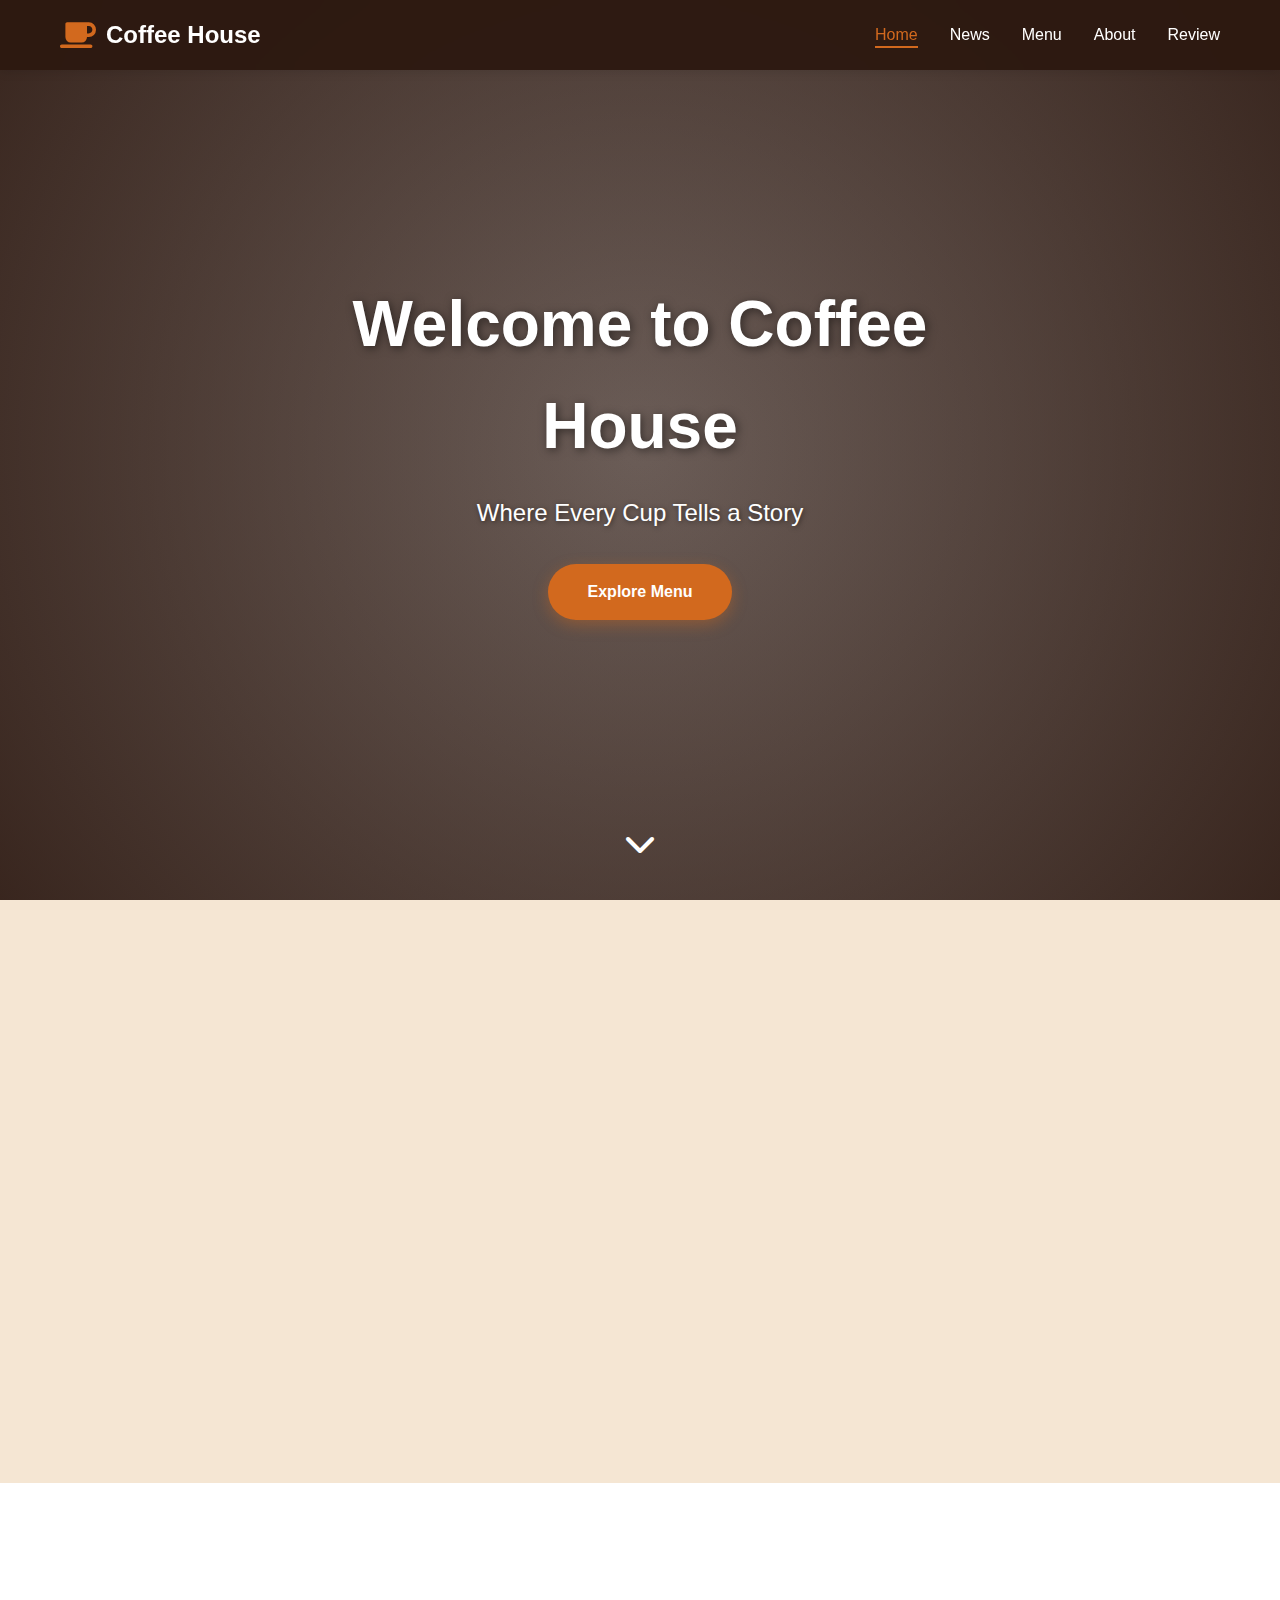
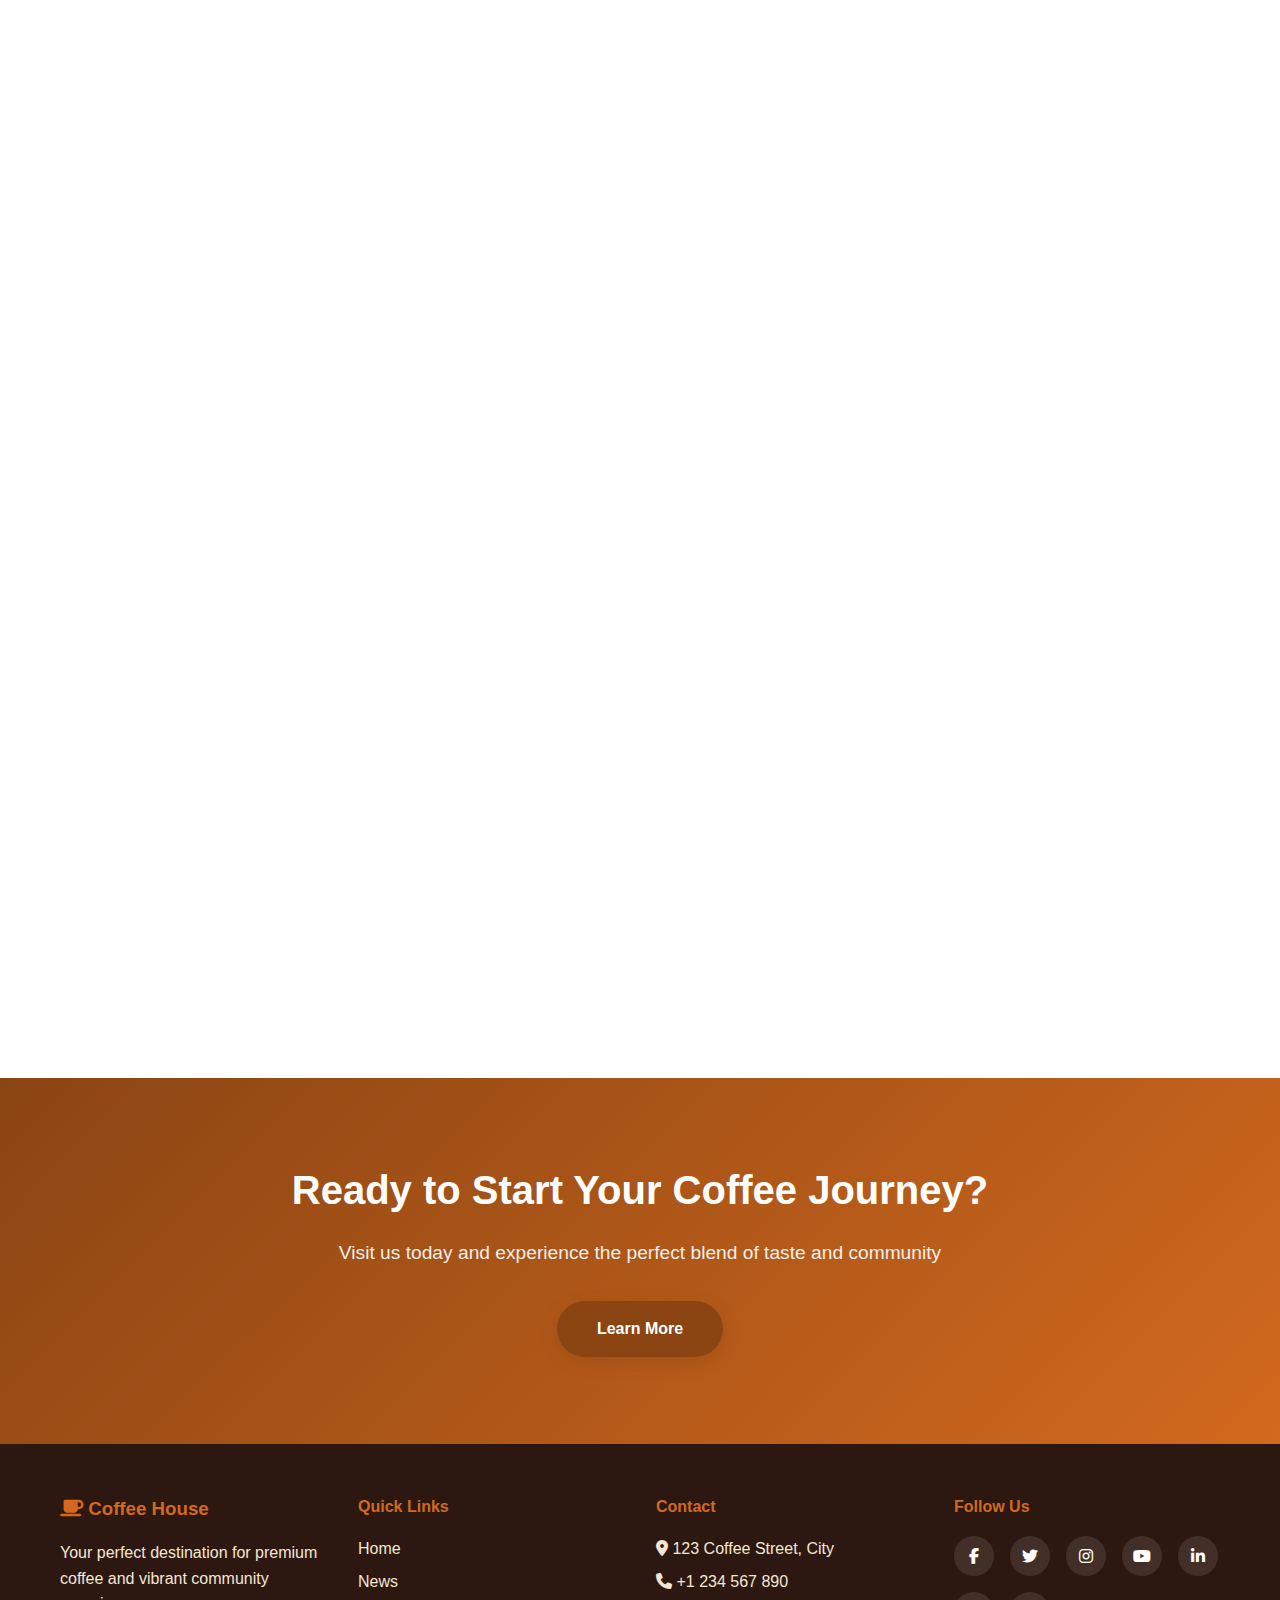
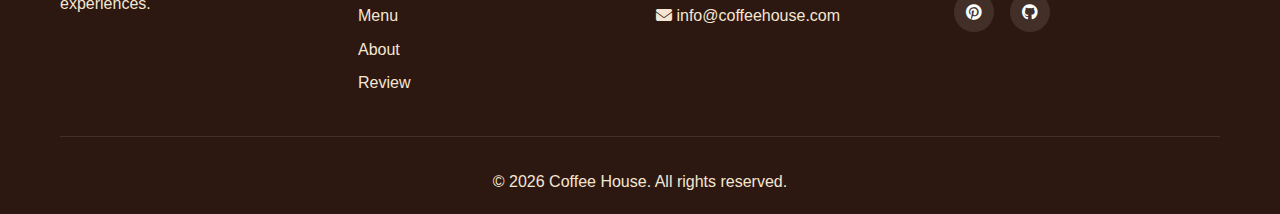
<file: index.html>
<!DOCTYPE html>
<html lang="en">
<head>
    <meta charset="UTF-8">
    <meta name="viewport" content="width=device-width, initial-scale=1.0">
    <title>Coffee House - Home</title>
    <link rel="stylesheet" href="styles.css">
    <link rel="stylesheet" href="https://cdnjs.cloudflare.com/ajax/libs/font-awesome/6.4.0/css/all.min.css">
</head>
<body>
    <!-- Navigation -->
    <nav class="navbar">
        <div class="container">
            <div class="logo">
                <i class="fas fa-coffee"></i>
                <span>Coffee House</span>
            </div>
            <ul class="nav-menu">
                <li><a href="index.html" class="active">Home</a></li>
                <li><a href="news.html">News</a></li>
                <li><a href="menu.html">Menu</a></li>
                <li><a href="about.html">About</a></li>
                <li><a href="review.html">Review</a></li>
            </ul>
            <div class="hamburger">
                <span></span>
                <span></span>
                <span></span>
            </div>
        </div>
    </nav>

    <!-- Hero Section -->
    <section class="hero">
        <div class="hero-slideshow">
            <div class="hero-slide slide-1 active">
                <div class="slide-overlay"></div>
            </div>
            <div class="hero-slide slide-2">
                <div class="slide-overlay"></div>
            </div>
            <div class="hero-slide slide-3">
                <div class="slide-overlay"></div>
            </div>
            <div class="hero-slide slide-4">
                <div class="slide-overlay"></div>
            </div>
            <div class="hero-slide slide-5">
                <div class="slide-overlay"></div>
            </div>
            <div class="hero-slide slide-6">
                <div class="slide-overlay"></div>
            </div>
        </div>
        <div class="hero-overlay"></div>
        <div class="hero-content">
            <h1 class="fade-in">Welcome to Coffee House</h1>
            <p class="fade-in-delay">Where Every Cup Tells a Story</p>
            <a href="menu.html" class="btn btn-primary fade-in-delay-2">Explore Menu</a>
        </div>
        <div class="scroll-indicator">
            <i class="fas fa-chevron-down"></i>
        </div>
    </section>

    <!-- Features Section -->
    <section class="features">
        <div class="container">
            <h2 class="section-title">Why Choose Us</h2>
            <div class="features-grid">
                <div class="feature-card">
                    <div class="feature-icon">
                        <i class="fas fa-seedling"></i>
                    </div>
                    <h3>Organic Beans</h3>
                    <p>100% organic coffee beans sourced from the finest farms worldwide</p>
                </div>
                <div class="feature-card">
                    <div class="feature-icon">
                        <i class="fas fa-fire"></i>
                    </div>
                    <h3>Fresh Roasted</h3>
                    <p>Daily roasted to perfection for the ultimate coffee experience</p>
                </div>
                <div class="feature-card">
                    <div class="feature-icon">
                        <i class="fas fa-heart"></i>
                    </div>
                    <h3>Made with Love</h3>
                    <p>Every cup is crafted with passion and attention to detail</p>
                </div>
                <div class="feature-card">
                    <div class="feature-icon">
                        <i class="fas fa-users"></i>
                    </div>
                    <h3>Community</h3>
                    <p>Join our vibrant community of coffee enthusiasts</p>
                </div>
            </div>
        </div>
    </section>

    <!-- Communities Section -->
    <section class="communities">
        <div class="container">
            <h2 class="section-title">Our Communities</h2>
            <div class="communities-grid">
                <div class="community-card">
                    <div class="community-image community-gradient-1">
                        <i class="fas fa-book-reader"></i>
                    </div>
                    <div class="community-content">
                        <h3>Book Lovers</h3>
                        <p>Join our reading community. Enjoy coffee while diving into great books.</p>
                        <span class="community-badge">900 K Members</span>
                    </div>
                </div>
                <div class="community-card">
                    <div class="community-image community-gradient-2">
                        <i class="fas fa-music"></i>
                    </div>
                    <div class="community-content">
                        <h3>Music Enthusiasts</h3>
                        <p>Weekly live music sessions and open mic nights for music lovers.</p>
                        <span class="community-badge"><span class="member-count" data-target="300">0</span>+ Members</span>
                    </div>
                </div>
                <div class="community-card">
                    <div class="community-image community-gradient-3">
                        <i class="fas fa-laptop-code"></i>
                    </div>
                    <div class="community-content">
                        <h3>Tech Community</h3>
                        <p>Networking events and coding sessions for tech professionals.</p>
                        <span class="community-badge"><span class="member-count" data-target="800">0</span>+ Members</span>
                    </div>
                </div>
                <div class="community-card">
                    <div class="community-image community-gradient-4">
                        <i class="fas fa-palette"></i>
                    </div>
                    <div class="community-content">
                        <h3>Art &amp; Design</h3>
                        <p>Creative workshops and art exhibitions for artists and designers. Join us for "The History of English" exhibition on 24 - December 2025.</p>
                        <span class="community-badge"><span class="member-count" data-target="400">0</span>+ Members</span>
                    </div>
                </div>
            </div>
        </div>
    </section>

    <!-- CTA Section -->
    <section class="cta">
        <div class="container">
            <h2>Ready to Start Your Coffee Journey?</h2>
            <p>Visit us today and experience the perfect blend of taste and community</p>
            <a href="about.html" class="btn btn-secondary">Learn More</a>
        </div>
    </section>

    <!-- Footer -->
    <footer class="footer">
        <div class="container">
            <div class="footer-content">
                <div class="footer-section">
                    <h3><i class="fas fa-coffee"></i> Coffee House</h3>
                    <p>Your perfect destination for premium coffee and vibrant community experiences.</p>
                </div>
                <div class="footer-section">
                    <h4>Quick Links</h4>
                    <ul>
                        <li><a href="index.html">Home</a></li>
                        <li><a href="news.html">News</a></li>
                        <li><a href="menu.html">Menu</a></li>
                        <li><a href="about.html">About</a></li>
                        <li><a href="review.html">Review</a></li>
                    </ul>
                </div>
                <div class="footer-section">
                    <h4>Contact</h4>
                    <p><i class="fas fa-map-marker-alt"></i> 123 Coffee Street, City</p>
                    <p><i class="fas fa-phone"></i> +1 234 567 890</p>
                    <p><i class="fas fa-envelope"></i> info@coffeehouse.com</p>
                </div>
                <div class="footer-section">
                    <h4>Follow Us</h4>
                    <div class="social-media">
                        <a href="#" class="social-link" aria-label="Facebook"><i class="fab fa-facebook-f"></i></a>
                        <a href="#" class="social-link" aria-label="Twitter"><i class="fab fa-twitter"></i></a>
                        <a href="#" class="social-link" aria-label="Instagram"><i class="fab fa-instagram"></i></a>
                        <a href="#" class="social-link" aria-label="YouTube"><i class="fab fa-youtube"></i></a>
                        <a href="#" class="social-link" aria-label="LinkedIn"><i class="fab fa-linkedin-in"></i></a>
                        <a href="#" class="social-link" aria-label="Pinterest"><i class="fab fa-pinterest"></i></a>
                        <a href="https://github.com" target="_blank" rel="noopener noreferrer" class="social-link" aria-label="GitHub"><i class="fab fa-github"></i></a>
                    </div>
                </div>
            </div>
            <div class="footer-bottom">
                <p>&copy; 2026 Coffee House. All rights reserved.</p>
            </div>
        </div>
    </footer>

    <script src="script.js"></script>
</body>
</html>
</file>
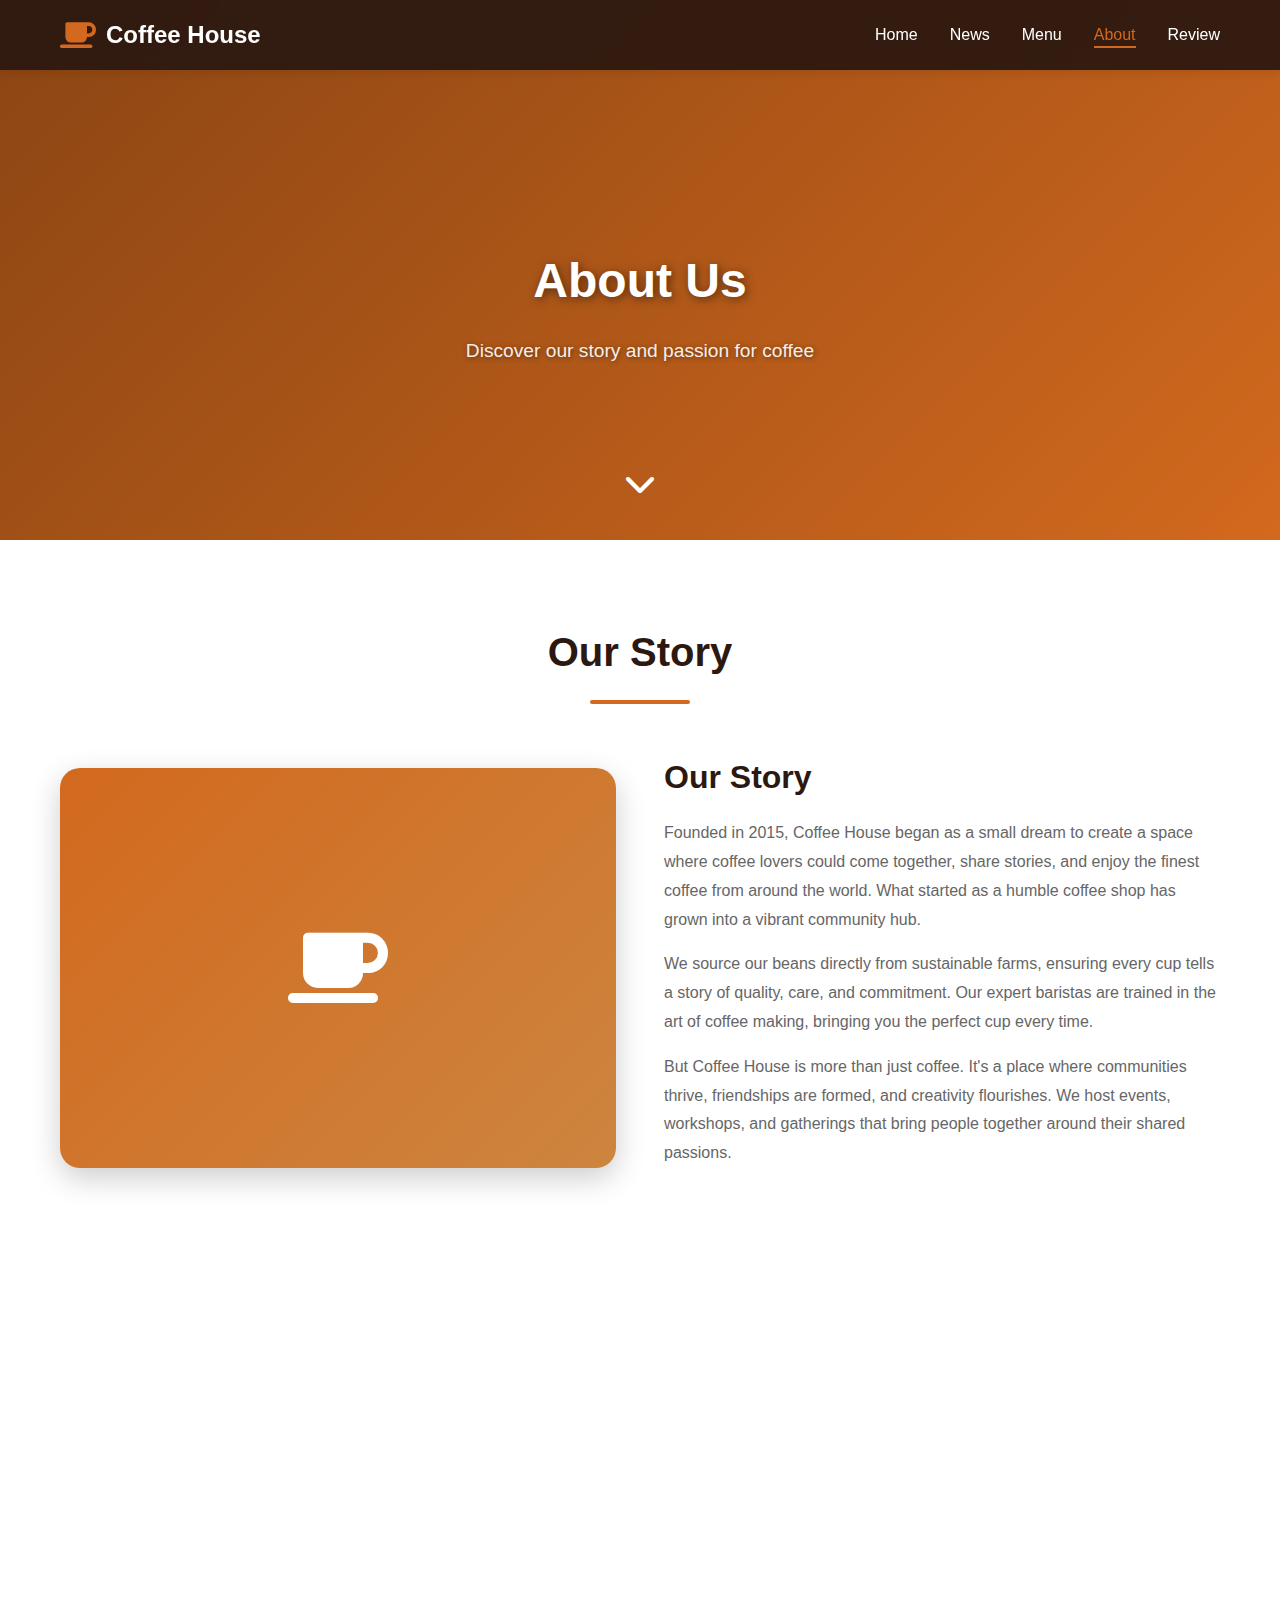
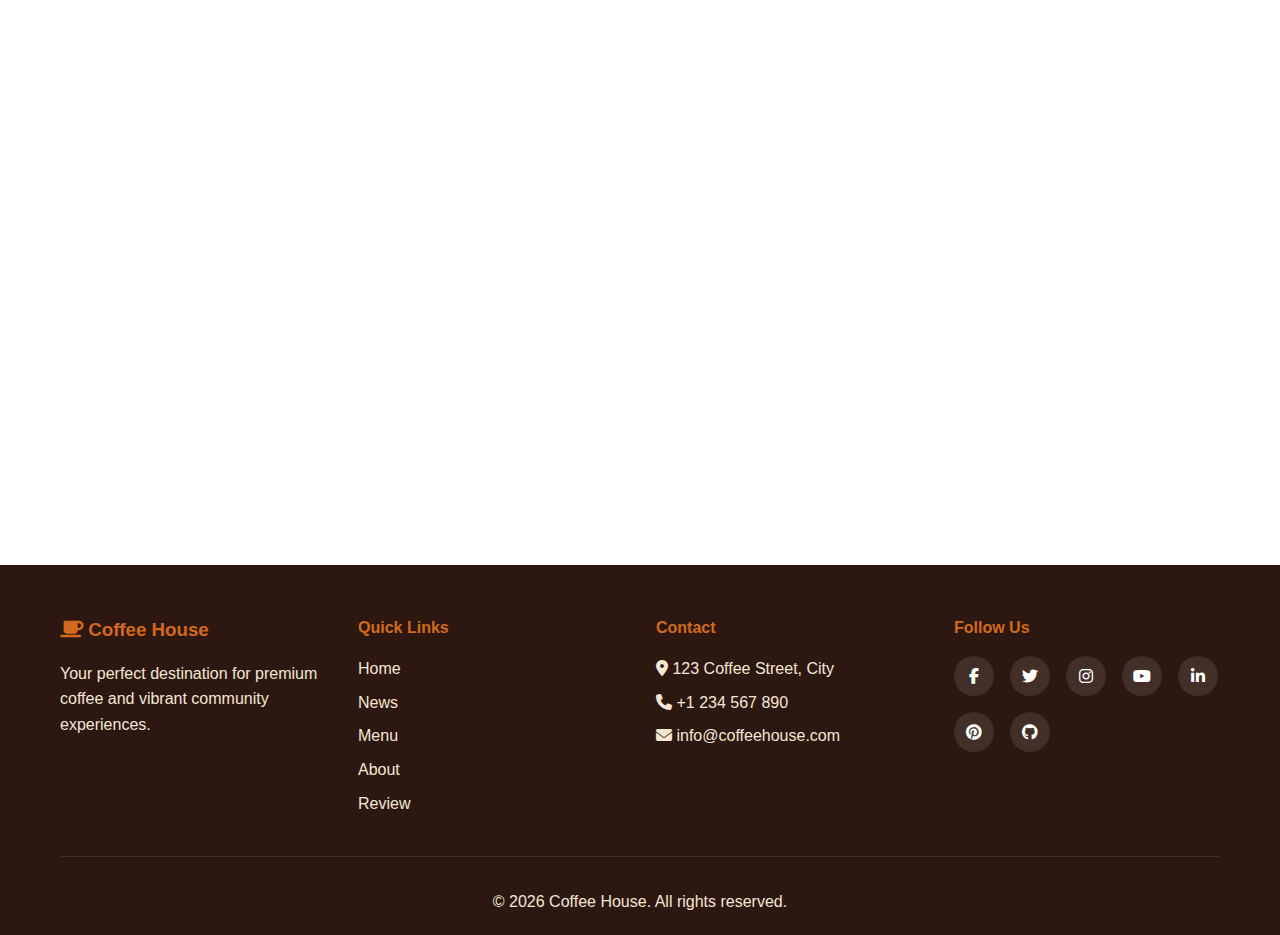
<file: about.html>
<!DOCTYPE html>
<html lang="en">
<head>
    <meta charset="UTF-8">
    <meta name="viewport" content="width=device-width, initial-scale=1.0">
    <title>Coffee House - About</title>
    <link rel="stylesheet" href="styles.css">
    <link rel="stylesheet" href="https://cdnjs.cloudflare.com/ajax/libs/font-awesome/6.4.0/css/all.min.css">
</head>
<body>
    <!-- Navigation -->
    <nav class="navbar">
        <div class="container">
            <div class="logo">
                <i class="fas fa-coffee"></i>
                <span>Coffee House</span>
            </div>
            <ul class="nav-menu">
                <li><a href="index.html">Home</a></li>
                <li><a href="news.html">News</a></li>
                <li><a href="menu.html">Menu</a></li>
                <li><a href="about.html" class="active">About</a></li>
                <li><a href="review.html">Review</a></li>
            </ul>
            <div class="hamburger">
                <span></span>
                <span></span>
                <span></span>
            </div>
        </div>
    </nav>

    <!-- Page Header -->
    <section class="page-header">
        <div class="container">
            <h1 class="fade-in">About Us</h1>
            <p class="fade-in-delay">Discover our story and passion for coffee</p>
        </div>
        <div class="scroll-indicator">
            <i class="fas fa-chevron-down"></i>
        </div>
    </section>

    <!-- About Section -->
    <section style="padding: 80px 0;">
        <div class="container">
            <h2 class="section-title fade-in">Our Story</h2>
            <div class="about-content">
                <div class="about-image">
                    <i class="fas fa-coffee"></i>
                </div>
                <div class="about-text">
                    <h2>Our Story</h2>
                    <p>Founded in 2015, Coffee House began as a small dream to create a space where coffee lovers could come together, share stories, and enjoy the finest coffee from around the world. What started as a humble coffee shop has grown into a vibrant community hub.</p>
                    <p>We source our beans directly from sustainable farms, ensuring every cup tells a story of quality, care, and commitment. Our expert baristas are trained in the art of coffee making, bringing you the perfect cup every time.</p>
                    <p>But Coffee House is more than just coffee. It's a place where communities thrive, friendships are formed, and creativity flourishes. We host events, workshops, and gatherings that bring people together around their shared passions.</p>
                </div>
            </div>

            <div class="about-content about-content-spacing">
                <div class="about-text">
                    <h2>Our Mission</h2>
                    <p>To provide exceptional coffee experiences while fostering a sense of community and connection. We believe that great coffee brings people together and creates lasting memories.</p>
                    <p>We're committed to sustainability, supporting fair-trade practices, and giving back to our local community. Every cup you enjoy helps support coffee farmers and local initiatives.</p>
                    <h2 style="margin-top: 2rem;">Our Values</h2>
                    <ul style="list-style: none; padding: 0;">
                        <li style="margin-bottom: 1rem; padding-left: 2rem; position: relative;">
                            <i class="fas fa-check-circle" style="position: absolute; left: 0; color: var(--secondary-color);"></i>
                            <strong>Quality:</strong> We never compromise on the quality of our coffee and service.
                        </li>
                        <li style="margin-bottom: 1rem; padding-left: 2rem; position: relative;">
                            <i class="fas fa-check-circle" style="position: absolute; left: 0; color: var(--secondary-color);"></i>
                            <strong>Community:</strong> We build and nurture vibrant communities around shared interests.
                        </li>
                        <li style="margin-bottom: 1rem; padding-left: 2rem; position: relative;">
                            <i class="fas fa-check-circle" style="position: absolute; left: 0; color: var(--secondary-color);"></i>
                            <strong>Sustainability:</strong> We're committed to ethical sourcing and environmental responsibility.
                        </li>
                        <li style="margin-bottom: 1rem; padding-left: 2rem; position: relative;">
                            <i class="fas fa-check-circle" style="position: absolute; left: 0; color: var(--secondary-color);"></i>
                            <strong>Innovation:</strong> We continuously explore new flavors, techniques, and experiences.
                        </li>
                    </ul>
                </div>
                <div class="about-image about-gradient-1">
                    <i class="fas fa-heart"></i>
                </div>
            </div>

            <!-- Stats Section -->
            <div class="stats-grid">
                <div class="stat-card">
                    <div class="stat-number">5000</div>
                    <div class="stat-label">Happy Customers</div>
                </div>
                <div class="stat-card">
                    <div class="stat-number">50</div>
                    <div class="stat-label">Coffee Varieties</div>
                </div>
                <div class="stat-card">
                    <div class="stat-number">2000</div>
                    <div class="stat-label">Cups Served Daily</div>
                </div>
                <div class="stat-card">
                    <div class="stat-number">9</div>
                    <div class="stat-label">Years of Excellence</div>
                </div>
            </div>
        </div>
    </section>

    <!-- Footer -->
    <footer class="footer">
        <div class="container">
            <div class="footer-content">
                <div class="footer-section">
                    <h3><i class="fas fa-coffee"></i> Coffee House</h3>
                    <p>Your perfect destination for premium coffee and vibrant community experiences.</p>
                </div>
                <div class="footer-section">
                    <h4>Quick Links</h4>
                    <ul>
                        <li><a href="index.html">Home</a></li>
                        <li><a href="news.html">News</a></li>
                        <li><a href="menu.html">Menu</a></li>
                        <li><a href="about.html">About</a></li>
                        <li><a href="review.html">Review</a></li>
                    </ul>
                </div>
                <div class="footer-section">
                    <h4>Contact</h4>
                    <p><i class="fas fa-map-marker-alt"></i> 123 Coffee Street, City</p>
                    <p><i class="fas fa-phone"></i> +1 234 567 890</p>
                    <p><i class="fas fa-envelope"></i> info@coffeehouse.com</p>
                </div>
                <div class="footer-section">
                    <h4>Follow Us</h4>
                    <div class="social-media">
                        <a href="#" class="social-link" aria-label="Facebook"><i class="fab fa-facebook-f"></i></a>
                        <a href="#" class="social-link" aria-label="Twitter"><i class="fab fa-twitter"></i></a>
                        <a href="#" class="social-link" aria-label="Instagram"><i class="fab fa-instagram"></i></a>
                        <a href="#" class="social-link" aria-label="YouTube"><i class="fab fa-youtube"></i></a>
                        <a href="#" class="social-link" aria-label="LinkedIn"><i class="fab fa-linkedin-in"></i></a>
                        <a href="#" class="social-link" aria-label="Pinterest"><i class="fab fa-pinterest"></i></a>
                        <a href="https://github.com" target="_blank" rel="noopener noreferrer" class="social-link" aria-label="GitHub"><i class="fab fa-github"></i></a>
                    </div>
                </div>
            </div>
            <div class="footer-bottom">
                <p>&copy; 2026 Coffee House. All rights reserved.</p>
            </div>
        </div>
    </footer>

    <script src="script.js"></script>
</body>
</html>
</file>
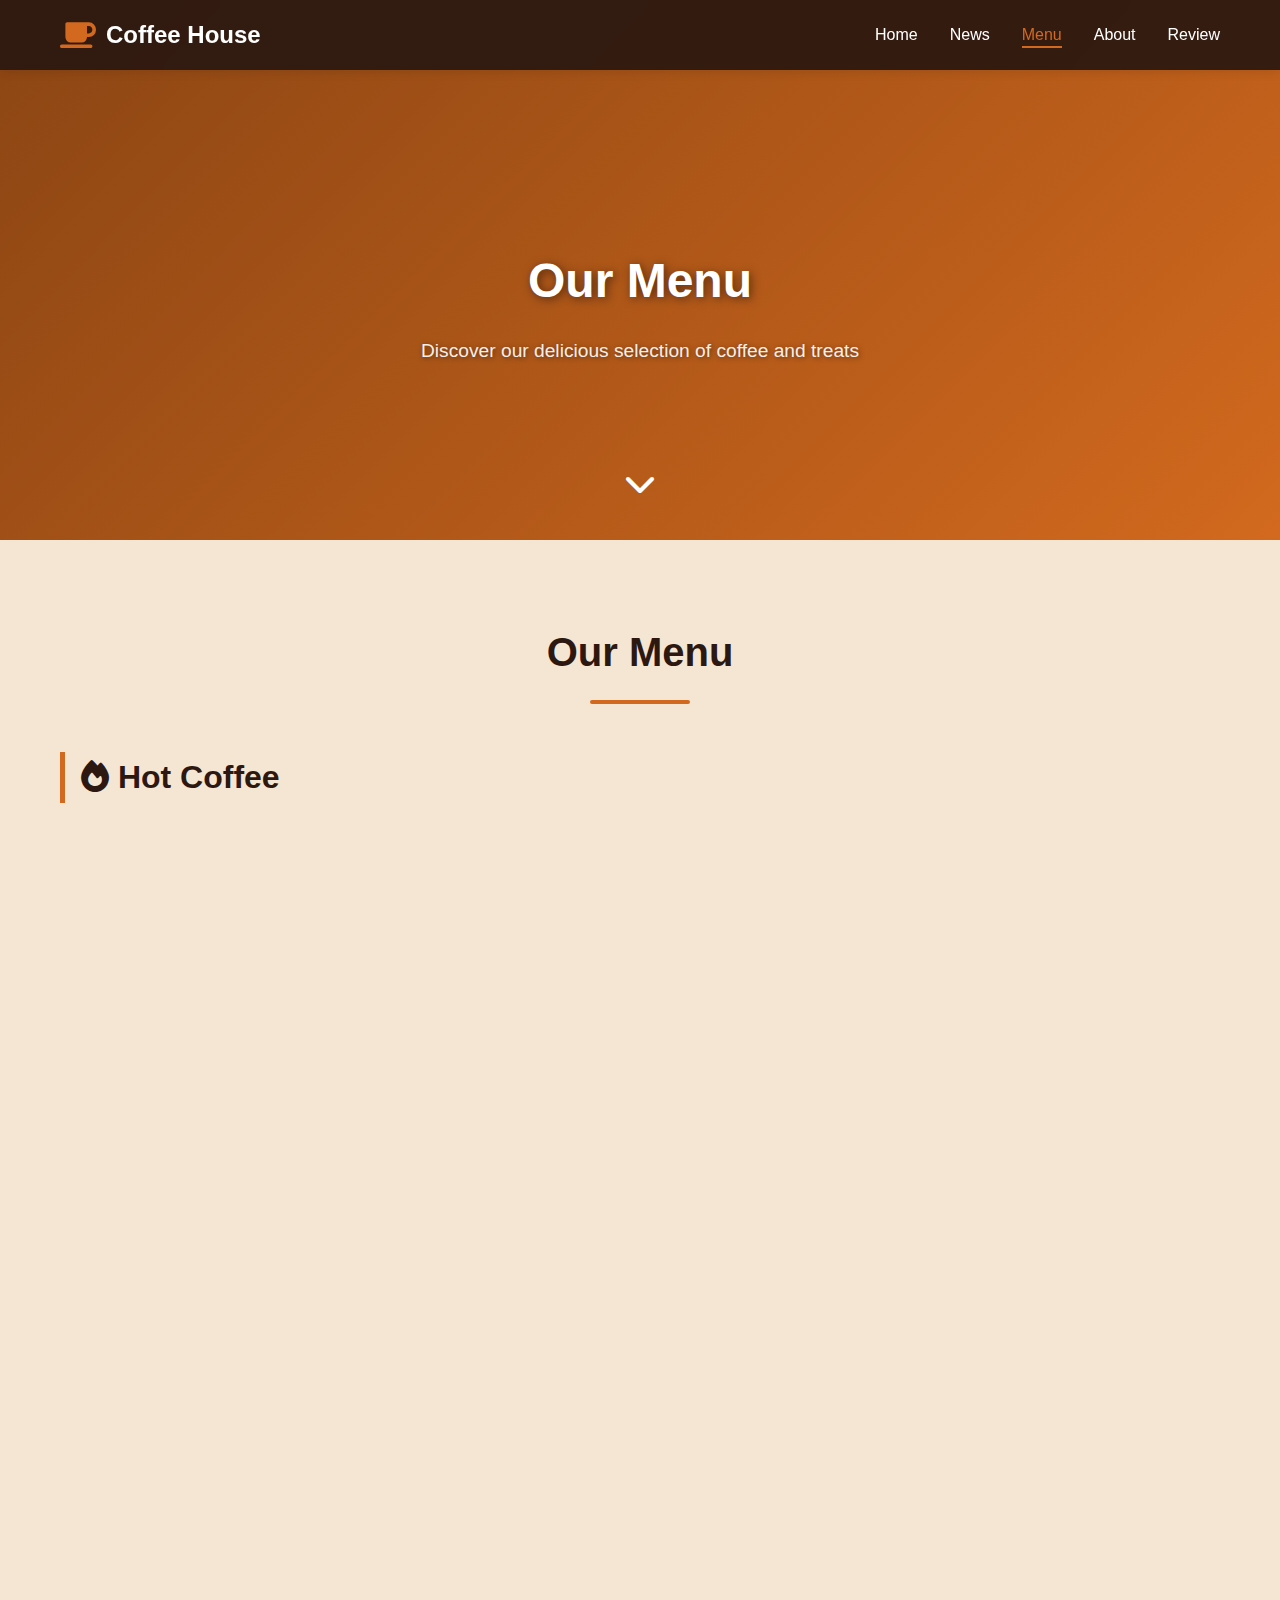
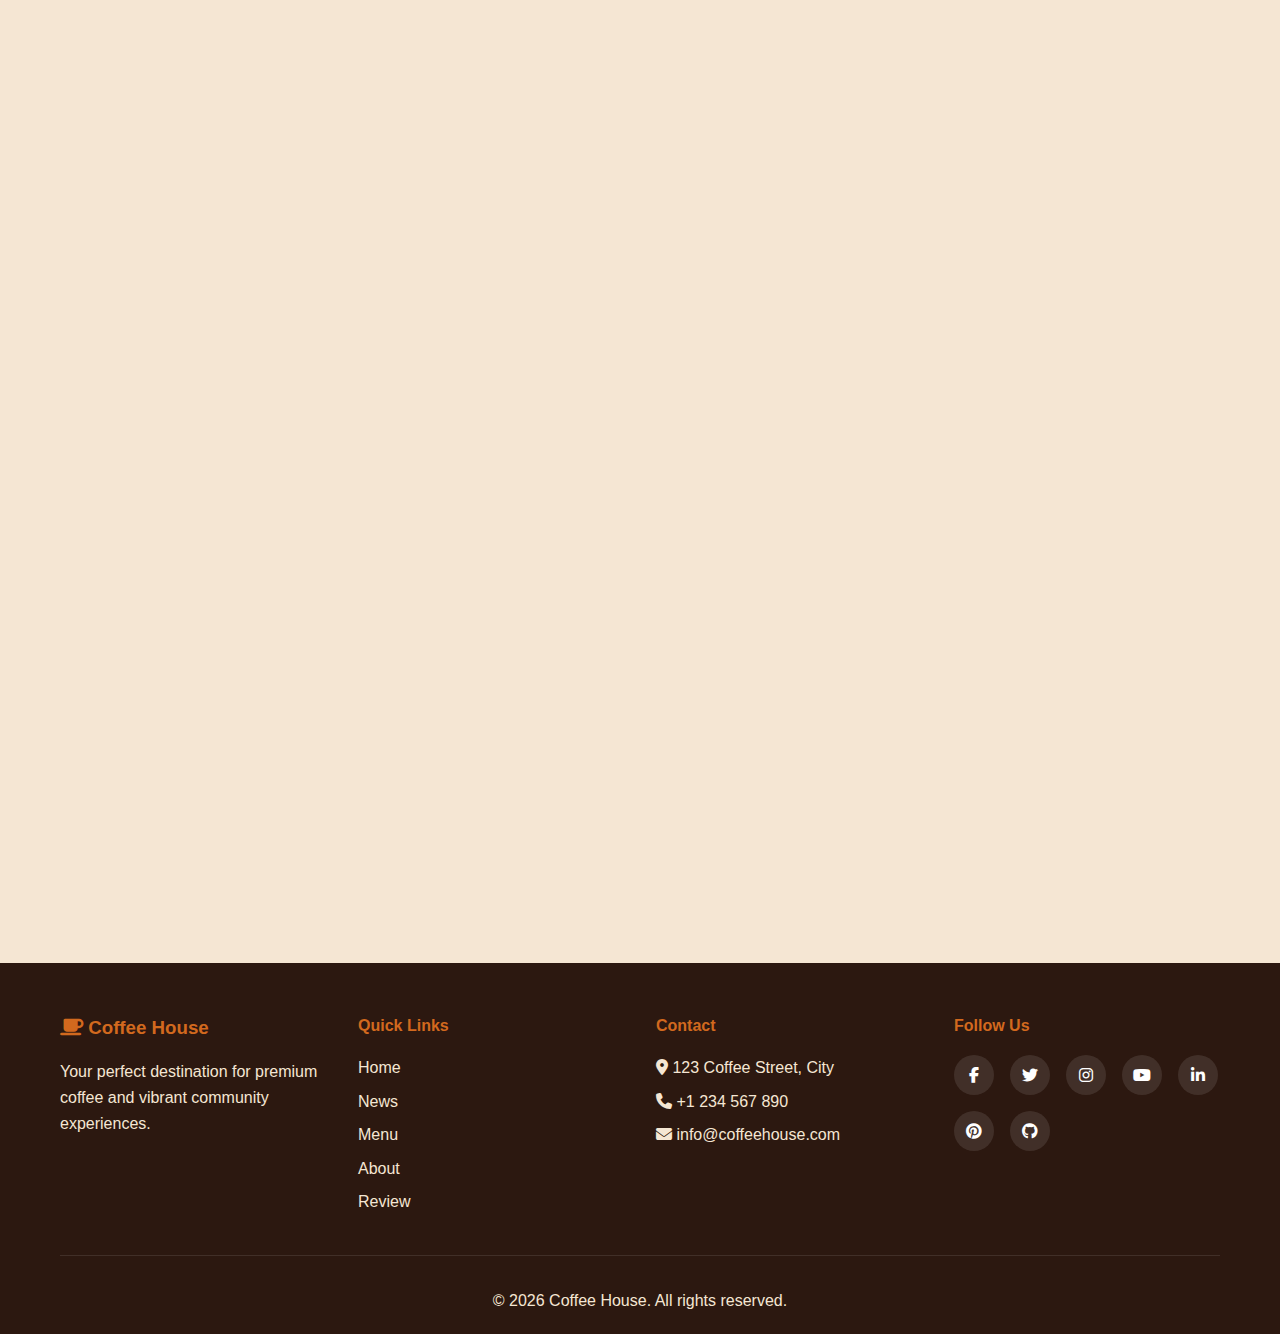
<file: menu.html>
<!DOCTYPE html>
<html lang="en">
<head>
    <meta charset="UTF-8">
    <meta name="viewport" content="width=device-width, initial-scale=1.0">
    <title>Coffee House - Menu</title>
    <link rel="stylesheet" href="styles.css">
    <link rel="stylesheet" href="https://cdnjs.cloudflare.com/ajax/libs/font-awesome/6.4.0/css/all.min.css">
</head>
<body>
    <!-- Navigation -->
    <nav class="navbar">
        <div class="container">
            <div class="logo">
                <i class="fas fa-coffee"></i>
                <span>Coffee House</span>
            </div>
            <ul class="nav-menu">
                <li><a href="index.html">Home</a></li>
                <li><a href="news.html">News</a></li>
                <li><a href="menu.html" class="active">Menu</a></li>
                <li><a href="about.html">About</a></li>
                <li><a href="review.html">Review</a></li>
            </ul>
            <div class="hamburger">
                <span></span>
                <span></span>
                <span></span>
            </div>
        </div>
    </nav>

    <!-- Page Header -->
    <section class="page-header">
        <div class="container">
            <h1 class="fade-in">Our Menu</h1>
            <p class="fade-in-delay">Discover our delicious selection of coffee and treats</p>
        </div>
        <div class="scroll-indicator">
            <i class="fas fa-chevron-down"></i>
        </div>
    </section>

    <!-- Menu Section -->
    <section style="padding: 80px 0; background: var(--light-color);">
        <div class="container">
            <h2 class="section-title fade-in">Our Menu</h2>
            <!-- Hot Coffee -->
            <div class="menu-category">
                <h2><i class="fas fa-fire"></i> Hot Coffee</h2>
                <div class="menu-grid">
                    <div class="menu-item">
                        <div class="menu-item-header">
                            <h3>Espresso</h3>
                            <span class="menu-price">$3.50</span>
                        </div>
                        <p>Rich and bold, our signature espresso shot</p>
                        <div class="menu-tags">
                            <span class="menu-tag">Strong</span>
                            <span class="menu-tag">Classic</span>
                        </div>
                    </div>

                    <div class="menu-item">
                        <div class="menu-item-header">
                            <h3>Cappuccino</h3>
                            <span class="menu-price">$4.50</span>
                        </div>
                        <p>Espresso with steamed milk and foam</p>
                        <div class="menu-tags">
                            <span class="menu-tag">Creamy</span>
                            <span class="menu-tag">Popular</span>
                        </div>
                    </div>

                    <div class="menu-item">
                        <div class="menu-item-header">
                            <h3>Latte</h3>
                            <span class="menu-price">$5.00</span>
                        </div>
                        <p>Smooth espresso with steamed milk</p>
                        <div class="menu-tags">
                            <span class="menu-tag">Smooth</span>
                            <span class="menu-tag">Mild</span>
                        </div>
                    </div>

                    <div class="menu-item">
                        <div class="menu-item-header">
                            <h3>Americano</h3>
                            <span class="menu-price">$4.00</span>
                        </div>
                        <p>Espresso with hot water for a smooth taste</p>
                        <div class="menu-tags">
                            <span class="menu-tag">Classic</span>
                            <span class="menu-tag">Bold</span>
                        </div>
                    </div>

                    <div class="menu-item">
                        <div class="menu-item-header">
                            <h3>Mocha</h3>
                            <span class="menu-price">$5.50</span>
                        </div>
                        <p>Espresso with chocolate and steamed milk</p>
                        <div class="menu-tags">
                            <span class="menu-tag">Sweet</span>
                            <span class="menu-tag">Chocolate</span>
                        </div>
                    </div>

                    <div class="menu-item">
                        <div class="menu-item-header">
                            <h3>Macchiato</h3>
                            <span class="menu-price">$4.25</span>
                        </div>
                        <p>Espresso with a dollop of foam</p>
                        <div class="menu-tags">
                            <span class="menu-tag">Strong</span>
                            <span class="menu-tag">Italian</span>
                        </div>
                    </div>
                </div>
            </div>

            <!-- Cold Coffee -->
            <div class="menu-category">
                <h2><i class="fas fa-snowflake"></i> Cold Coffee</h2>
                <div class="menu-grid">
                    <div class="menu-item">
                        <div class="menu-item-header">
                            <h3>Iced Coffee</h3>
                            <span class="menu-price">$4.00</span>
                        </div>
                        <p>Chilled coffee served over ice</p>
                        <div class="menu-tags">
                            <span class="menu-tag">Refreshing</span>
                            <span class="menu-tag">Cold</span>
                        </div>
                    </div>

                    <div class="menu-item">
                        <div class="menu-item-header">
                            <h3>Cold Brew</h3>
                            <span class="menu-price">$5.00</span>
                        </div>
                        <p>Slow-steeped coffee for smooth flavor</p>
                        <div class="menu-tags">
                            <span class="menu-tag">Smooth</span>
                            <span class="menu-tag">Popular</span>
                        </div>
                    </div>

                    <div class="menu-item">
                        <div class="menu-item-header">
                            <h3>Iced Latte</h3>
                            <span class="menu-price">$5.50</span>
                        </div>
                        <p>Espresso with cold milk over ice</p>
                        <div class="menu-tags">
                            <span class="menu-tag">Creamy</span>
                            <span class="menu-tag">Cold</span>
                        </div>
                    </div>

                    <div class="menu-item">
                        <div class="menu-item-header">
                            <h3>Frappuccino</h3>
                            <span class="menu-price">$6.00</span>
                        </div>
                        <p>Blended coffee drink with ice</p>
                        <div class="menu-tags">
                            <span class="menu-tag">Blended</span>
                            <span class="menu-tag">Sweet</span>
                        </div>
                    </div>
                </div>
            </div>

            <!-- Pastries & Treats -->
            <div class="menu-category">
                <h2><i class="fas fa-cookie-bite"></i> Pastries & Treats</h2>
                <div class="menu-grid">
                    <div class="menu-item">
                        <div class="menu-item-header">
                            <h3>Croissant</h3>
                            <span class="menu-price">$3.50</span>
                        </div>
                        <p>Buttery, flaky French pastry</p>
                        <div class="menu-tags">
                            <span class="menu-tag">Fresh</span>
                            <span class="menu-tag">Classic</span>
                        </div>
                    </div>

                    <div class="menu-item">
                        <div class="menu-item-header">
                            <h3>Chocolate Chip Cookie</h3>
                            <span class="menu-price">$2.50</span>
                        </div>
                        <p>Freshly baked with premium chocolate</p>
                        <div class="menu-tags">
                            <span class="menu-tag">Sweet</span>
                            <span class="menu-tag">Popular</span>
                        </div>
                    </div>

                    <div class="menu-item">
                        <div class="menu-item-header">
                            <h3>Blueberry Muffin</h3>
                            <span class="menu-price">$3.00</span>
                        </div>
                        <p>Moist muffin with fresh blueberries</p>
                        <div class="menu-tags">
                            <span class="menu-tag">Fresh</span>
                            <span class="menu-tag">Fruity</span>
                        </div>
                    </div>

                    <div class="menu-item">
                        <div class="menu-item-header">
                            <h3>Cheesecake Slice</h3>
                            <span class="menu-price">$5.50</span>
                        </div>
                        <p>Rich and creamy New York style</p>
                        <div class="menu-tags">
                            <span class="menu-tag">Rich</span>
                            <span class="menu-tag">Premium</span>
                        </div>
                    </div>
                </div>
            </div>
        </div>
    </section>

    <!-- Footer -->
    <footer class="footer">
        <div class="container">
            <div class="footer-content">
                <div class="footer-section">
                    <h3><i class="fas fa-coffee"></i> Coffee House</h3>
                    <p>Your perfect destination for premium coffee and vibrant community experiences.</p>
                </div>
                <div class="footer-section">
                    <h4>Quick Links</h4>
                    <ul>
                        <li><a href="index.html">Home</a></li>
                        <li><a href="news.html">News</a></li>
                        <li><a href="menu.html">Menu</a></li>
                        <li><a href="about.html">About</a></li>
                        <li><a href="review.html">Review</a></li>
                    </ul>
                </div>
                <div class="footer-section">
                    <h4>Contact</h4>
                    <p><i class="fas fa-map-marker-alt"></i> 123 Coffee Street, City</p>
                    <p><i class="fas fa-phone"></i> +1 234 567 890</p>
                    <p><i class="fas fa-envelope"></i> info@coffeehouse.com</p>
                </div>
                <div class="footer-section">
                    <h4>Follow Us</h4>
                    <div class="social-media">
                        <a href="#" class="social-link" aria-label="Facebook"><i class="fab fa-facebook-f"></i></a>
                        <a href="#" class="social-link" aria-label="Twitter"><i class="fab fa-twitter"></i></a>
                        <a href="#" class="social-link" aria-label="Instagram"><i class="fab fa-instagram"></i></a>
                        <a href="#" class="social-link" aria-label="YouTube"><i class="fab fa-youtube"></i></a>
                        <a href="#" class="social-link" aria-label="LinkedIn"><i class="fab fa-linkedin-in"></i></a>
                        <a href="#" class="social-link" aria-label="Pinterest"><i class="fab fa-pinterest"></i></a>
                        <a href="https://github.com" target="_blank" rel="noopener noreferrer" class="social-link" aria-label="GitHub"><i class="fab fa-github"></i></a>
                    </div>
                </div>
            </div>
            <div class="footer-bottom">
                <p>&copy; 2026 Coffee House. All rights reserved.</p>
            </div>
        </div>
    </footer>

    <script src="script.js"></script>
</body>
</html>
</file>
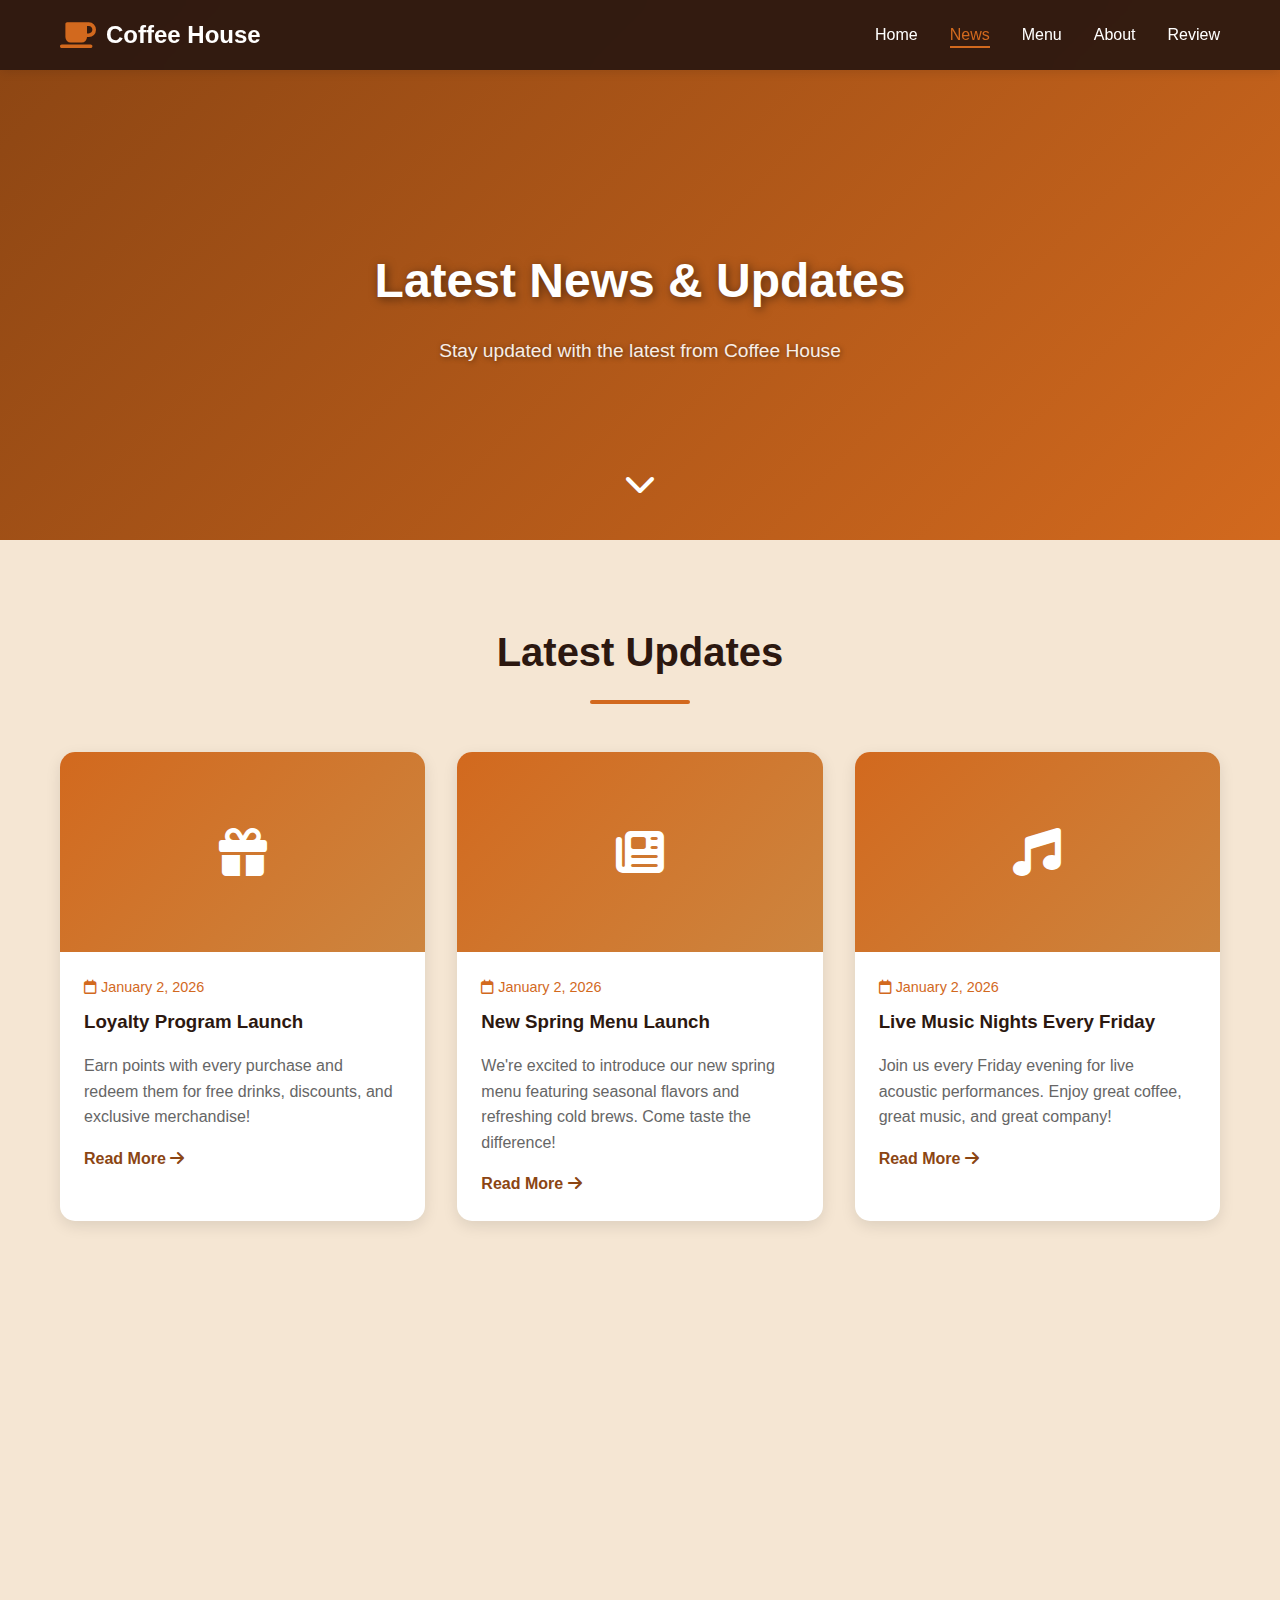
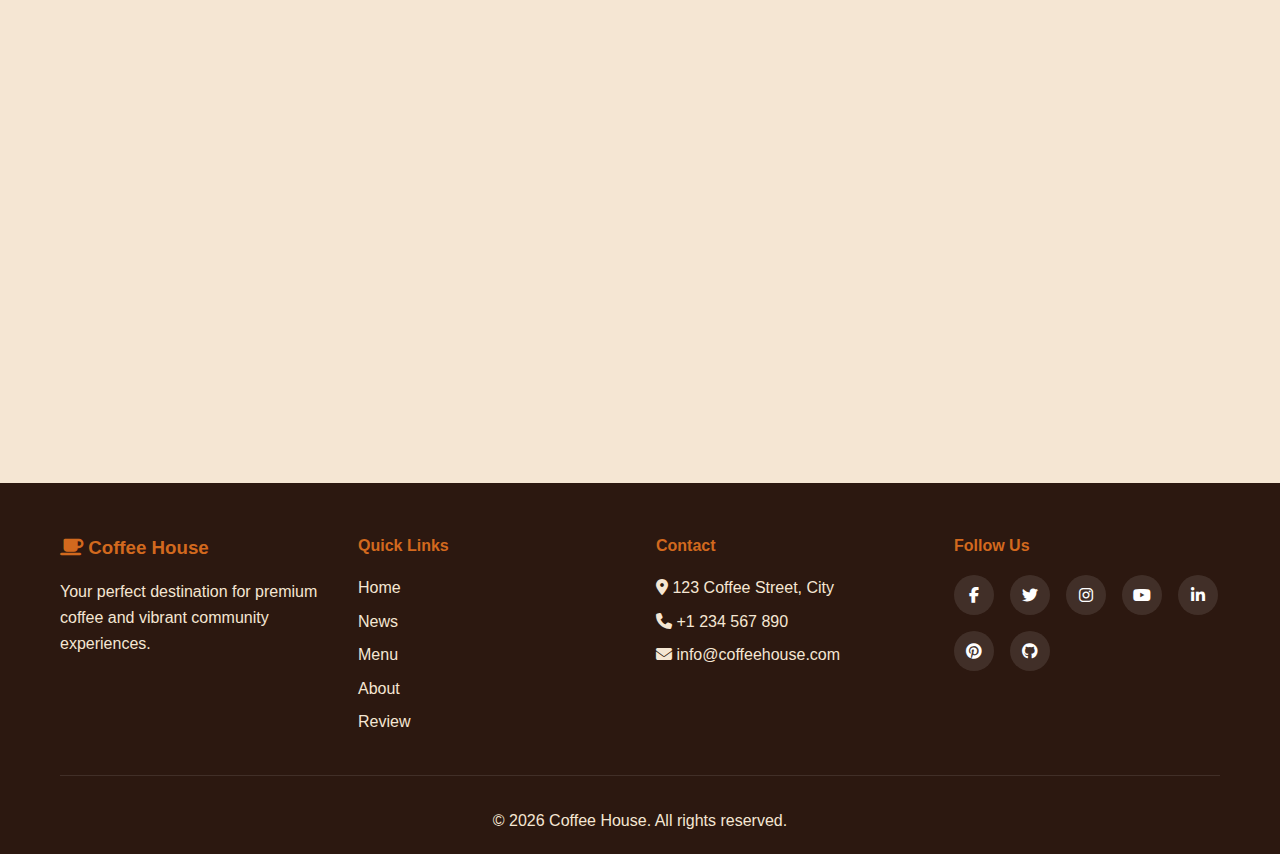
<file: news.html>
<!DOCTYPE html>
<html lang="en">
<head>
    <meta charset="UTF-8">
    <meta name="viewport" content="width=device-width, initial-scale=1.0">
    <title>Coffee House - News</title>
    <link rel="stylesheet" href="styles.css">
    <link rel="stylesheet" href="https://cdnjs.cloudflare.com/ajax/libs/font-awesome/6.4.0/css/all.min.css">
</head>
<body>
    <!-- Navigation -->
    <nav class="navbar">
        <div class="container">
            <div class="logo">
                <i class="fas fa-coffee"></i>
                <span>Coffee House</span>
            </div>
            <ul class="nav-menu">
                <li><a href="index.html">Home</a></li>
                <li><a href="news.html" class="active">News</a></li>
                <li><a href="menu.html">Menu</a></li>
                <li><a href="about.html">About</a></li>
                <li><a href="review.html">Review</a></li>
            </ul>
            <div class="hamburger">
                <span></span>
                <span></span>
                <span></span>
            </div>
        </div>
    </nav>

    <!-- Page Header -->
    <section class="page-header">
        <div class="container">
            <h1 class="fade-in">Latest News & Updates</h1>
            <p class="fade-in-delay">Stay updated with the latest from Coffee House</p>
        </div>
        <div class="scroll-indicator">
            <i class="fas fa-chevron-down"></i>
        </div>
    </section>

    <!-- News Section -->
    <section class="news-section" style="padding: 80px 0; background: var(--light-color);">
        <div class="container">
            <h2 class="section-title fade-in">Latest Updates</h2>
            <div class="news-grid">
                <div class="news-card">
                    <div class="news-image news-gradient-2">
                        <i class="fas fa-gift"></i>
                    </div>
                    <div class="news-content">
                        <div class="news-date"><i class="far fa-calendar"></i> January 2, 2026</div>
                        <h3>Loyalty Program Launch</h3>
                        <p>Earn points with every purchase and redeem them for free drinks, discounts, and exclusive merchandise!</p>
                        <a href="#">Read More <i class="fas fa-arrow-right"></i></a>
                    </div>
                </div>

                <div class="news-card">
                    <div class="news-image">
                        <i class="fas fa-newspaper"></i>
                    </div>
                    <div class="news-content">
                        <div class="news-date"><i class="far fa-calendar"></i> January 2, 2026</div>
                        <h3>New Spring Menu Launch</h3>
                        <p>We're excited to introduce our new spring menu featuring seasonal flavors and refreshing cold brews. Come taste the difference!</p>
                        <a href="#">Read More <i class="fas fa-arrow-right"></i></a>
                    </div>
                </div>

                <div class="news-card">
                    <div class="news-image news-gradient-1">
                        <i class="fas fa-music"></i>
                    </div>
                    <div class="news-content">
                        <div class="news-date"><i class="far fa-calendar"></i> January 2, 2026</div>
                        <h3>Live Music Nights Every Friday</h3>
                        <p>Join us every Friday evening for live acoustic performances. Enjoy great coffee, great music, and great company!</p>
                        <a href="#">Read More <i class="fas fa-arrow-right"></i></a>
                    </div>
                </div>

                <div class="news-card">
                    <div class="news-image news-gradient-3">
                        <i class="fas fa-palette"></i>
                    </div>
                    <div class="news-content">
                        <div class="news-date"><i class="far fa-calendar"></i> December 29, 2025</div>
                        <h3 class="pahlavi-font">Community Art Exhibition</h3>
                        <p>We're thrilled to host our monthly Community Art Exhibition, celebrating the creative spirit of our neighborhood. This vibrant showcase features diverse artworks from emerging and established local artists, including paintings, photography, sculptures, and mixed media pieces. The exhibition creates a welcoming space where art lovers can connect, discover new perspectives, and support local talent. Each piece tells a unique story, reflecting the rich cultural tapestry of our community. Don't miss this opportunity to immerse yourself in inspiring artwork while savoring our specialty coffee blends.</p>
                        <a href="#">Read More <i class="fas fa-arrow-right"></i></a>
                    </div>
                </div>

                <div class="news-card">
                    <div class="news-image news-gradient-4">
                        <i class="fas fa-graduation-cap"></i>
                    </div>
                    <div class="news-content">
                        <div class="news-date"><i class="far fa-calendar"></i> December 28, 2025</div>
                        <h3>Coffee Tasting Workshop</h3>
                        <p>Learn the art of coffee tasting in our monthly workshop. Discover flavor profiles and brewing techniques.</p>
                        <a href="#">Read More <i class="fas fa-arrow-right"></i></a>
                    </div>
                </div>

                <div class="news-card">
                    <div class="news-image news-gradient-5">
                        <i class="fas fa-leaf"></i>
                    </div>
                    <div class="news-content">
                        <div class="news-date"><i class="far fa-calendar"></i> December 24, 2025</div>
                        <h3>Sustainable Coffee Initiative</h3>
                        <p>Discover how we're transforming the coffee industry through sustainable practices. Our commitment to environmental stewardship includes supporting native coffee farmers, implementing organic farming methods, and preserving biodiversity in coffee-growing regions. Join us in celebrating sustainable coffee that honors both the land and the communities that cultivate it.</p>
                        <a href="#">Read More <i class="fas fa-arrow-right"></i></a>
                    </div>
                </div>
            </div>
        </div>
    </section>

    <!-- Footer -->
    <footer class="footer">
        <div class="container">
            <div class="footer-content">
                <div class="footer-section">
                    <h3><i class="fas fa-coffee"></i> Coffee House</h3>
                    <p>Your perfect destination for premium coffee and vibrant community experiences.</p>
                </div>
                <div class="footer-section">
                    <h4>Quick Links</h4>
                    <ul>
                        <li><a href="index.html">Home</a></li>
                        <li><a href="news.html">News</a></li>
                        <li><a href="menu.html">Menu</a></li>
                        <li><a href="about.html">About</a></li>
                        <li><a href="review.html">Review</a></li>
                    </ul>
                </div>
                <div class="footer-section">
                    <h4>Contact</h4>
                    <p><i class="fas fa-map-marker-alt"></i> 123 Coffee Street, City</p>
                    <p><i class="fas fa-phone"></i> +1 234 567 890</p>
                    <p><i class="fas fa-envelope"></i> info@coffeehouse.com</p>
                </div>
                <div class="footer-section">
                    <h4>Follow Us</h4>
                    <div class="social-media">
                        <a href="#" class="social-link" aria-label="Facebook"><i class="fab fa-facebook-f"></i></a>
                        <a href="#" class="social-link" aria-label="Twitter"><i class="fab fa-twitter"></i></a>
                        <a href="#" class="social-link" aria-label="Instagram"><i class="fab fa-instagram"></i></a>
                        <a href="#" class="social-link" aria-label="YouTube"><i class="fab fa-youtube"></i></a>
                        <a href="#" class="social-link" aria-label="LinkedIn"><i class="fab fa-linkedin-in"></i></a>
                        <a href="#" class="social-link" aria-label="Pinterest"><i class="fab fa-pinterest"></i></a>
                        <a href="https://github.com" target="_blank" rel="noopener noreferrer" class="social-link" aria-label="GitHub"><i class="fab fa-github"></i></a>
                    </div>
                </div>
            </div>
            <div class="footer-bottom">
                <p>&copy; 2026 Coffee House. All rights reserved.</p>
            </div>
        </div>
    </footer>

    <script src="script.js"></script>
</body>
</html>
</file>
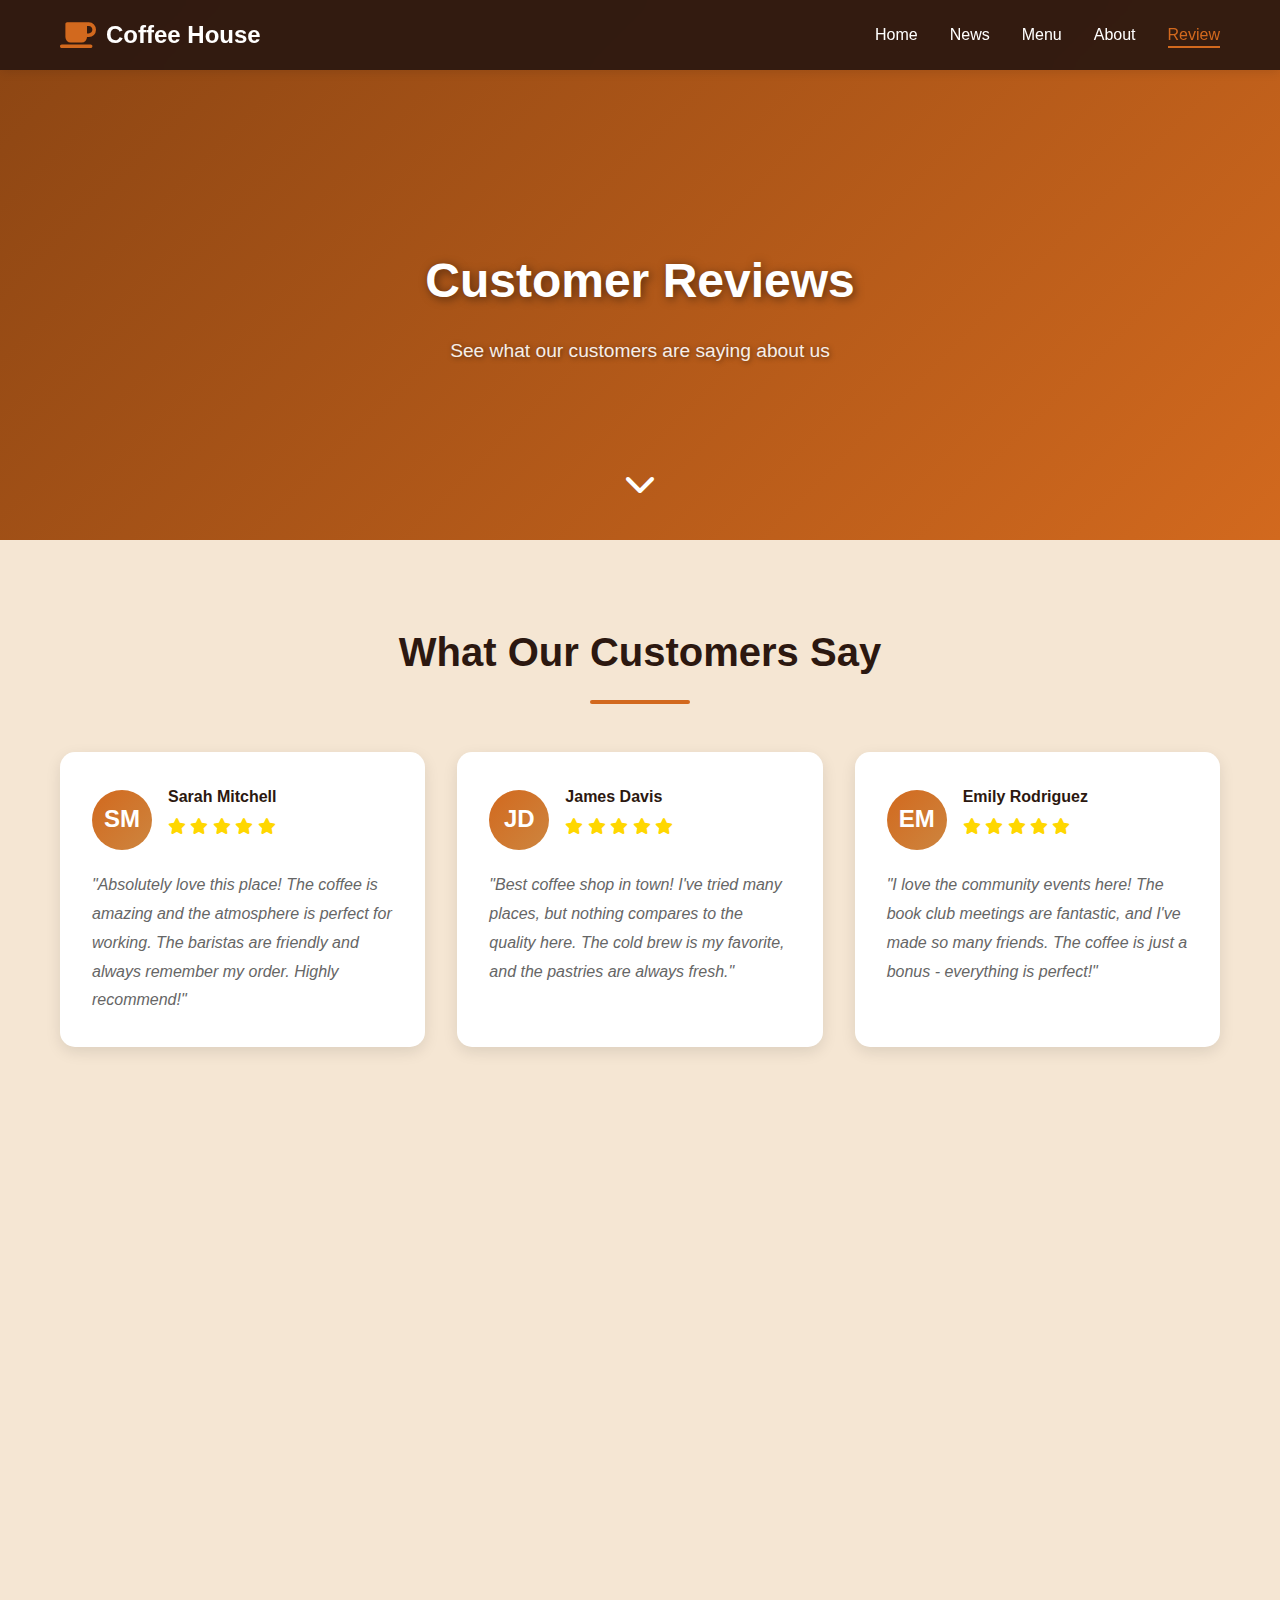
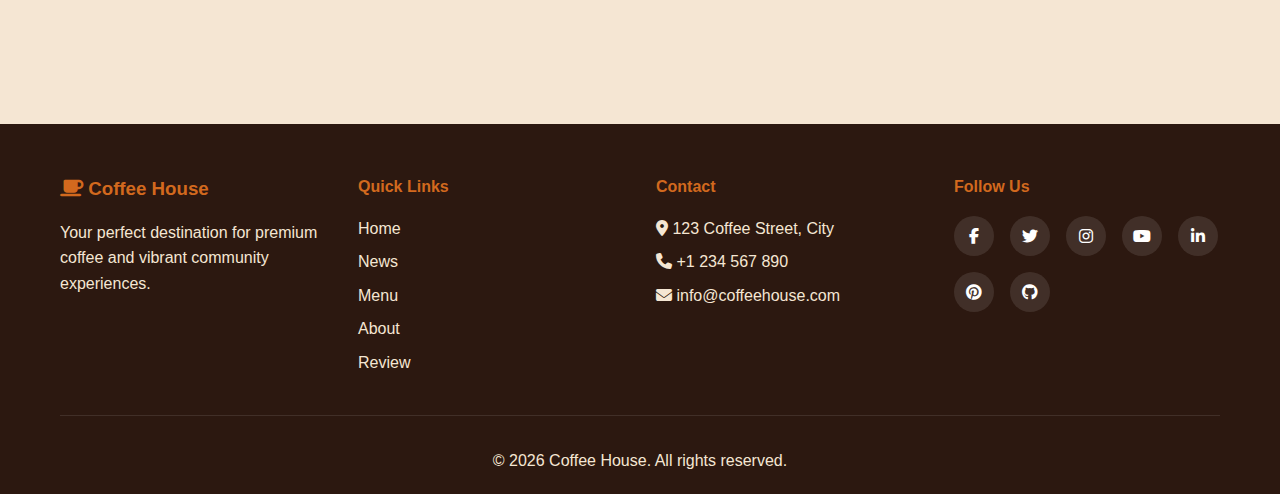
<file: review.html>
<!DOCTYPE html>
<html lang="en">
<head>
    <meta charset="UTF-8">
    <meta name="viewport" content="width=device-width, initial-scale=1.0">
    <title>Coffee House - Reviews</title>
    <link rel="stylesheet" href="styles.css">
    <link rel="stylesheet" href="https://cdnjs.cloudflare.com/ajax/libs/font-awesome/6.4.0/css/all.min.css">
</head>
<body>
    <!-- Navigation -->
    <nav class="navbar">
        <div class="container">
            <div class="logo">
                <i class="fas fa-coffee"></i>
                <span>Coffee House</span>
            </div>
            <ul class="nav-menu">
                <li><a href="index.html">Home</a></li>
                <li><a href="news.html">News</a></li>
                <li><a href="menu.html">Menu</a></li>
                <li><a href="about.html">About</a></li>
                <li><a href="review.html" class="active">Review</a></li>
            </ul>
            <div class="hamburger">
                <span></span>
                <span></span>
                <span></span>
            </div>
        </div>
    </nav>

    <!-- Page Header -->
    <section class="page-header">
        <div class="container">
            <h1 class="fade-in">Customer Reviews</h1>
            <p class="fade-in-delay">See what our customers are saying about us</p>
        </div>
        <div class="scroll-indicator">
            <i class="fas fa-chevron-down"></i>
        </div>
    </section>

    <!-- Reviews Section -->
    <section style="padding: 80px 0; background: var(--light-color);">
        <div class="container">
            <h2 class="section-title fade-in">What Our Customers Say</h2>
            <div class="reviews-grid">
                <div class="review-card">
                    <div class="review-header">
                        <div class="review-avatar">SM</div>
                        <div class="review-info">
                            <h4>Sarah Mitchell</h4>
                            <div class="review-stars">
                                <i class="fas fa-star"></i>
                                <i class="fas fa-star"></i>
                                <i class="fas fa-star"></i>
                                <i class="fas fa-star"></i>
                                <i class="fas fa-star"></i>
                            </div>
                        </div>
                    </div>
                    <p class="review-text">"Absolutely love this place! The coffee is amazing and the atmosphere is perfect for working. The baristas are friendly and always remember my order. Highly recommend!"</p>
                </div>

                <div class="review-card">
                    <div class="review-header">
                        <div class="review-avatar">JD</div>
                        <div class="review-info">
                            <h4>James Davis</h4>
                            <div class="review-stars">
                                <i class="fas fa-star"></i>
                                <i class="fas fa-star"></i>
                                <i class="fas fa-star"></i>
                                <i class="fas fa-star"></i>
                                <i class="fas fa-star"></i>
                            </div>
                        </div>
                    </div>
                    <p class="review-text">"Best coffee shop in town! I've tried many places, but nothing compares to the quality here. The cold brew is my favorite, and the pastries are always fresh."</p>
                </div>

                <div class="review-card">
                    <div class="review-header">
                        <div class="review-avatar">EM</div>
                        <div class="review-info">
                            <h4>Emily Rodriguez</h4>
                            <div class="review-stars">
                                <i class="fas fa-star"></i>
                                <i class="fas fa-star"></i>
                                <i class="fas fa-star"></i>
                                <i class="fas fa-star"></i>
                                <i class="fas fa-star"></i>
                            </div>
                        </div>
                    </div>
                    <p class="review-text">"I love the community events here! The book club meetings are fantastic, and I've made so many friends. The coffee is just a bonus - everything is perfect!"</p>
                </div>

                <div class="review-card">
                    <div class="review-header">
                        <div class="review-avatar">MT</div>
                        <div class="review-info">
                            <h4>Michael Thompson</h4>
                            <div class="review-stars">
                                <i class="fas fa-star"></i>
                                <i class="fas fa-star"></i>
                                <i class="fas fa-star"></i>
                                <i class="fas fa-star"></i>
                                <i class="far fa-star"></i>
                            </div>
                        </div>
                    </div>
                    <p class="review-text">"Great place to work remotely. The WiFi is fast, the seating is comfortable, and the coffee keeps me going all day. The staff is very accommodating."</p>
                </div>

                <div class="review-card">
                    <div class="review-header">
                        <div class="review-avatar">LW</div>
                        <div class="review-info">
                            <h4>Lisa Wang</h4>
                            <div class="review-stars">
                                <i class="fas fa-star"></i>
                                <i class="fas fa-star"></i>
                                <i class="fas fa-star"></i>
                                <i class="fas fa-star"></i>
                                <i class="fas fa-star"></i>
                            </div>
                        </div>
                    </div>
                    <p class="review-text">"The latte art here is incredible! Every cup is a work of art. I love coming here on weekends to relax and enjoy the live music. Highly recommend!"</p>
                </div>

                <div class="review-card">
                    <div class="review-header">
                        <div class="review-avatar">RB</div>
                        <div class="review-info">
                            <h4>Robert Brown</h4>
                            <div class="review-stars">
                                <i class="fas fa-star"></i>
                                <i class="fas fa-star"></i>
                                <i class="fas fa-star"></i>
                                <i class="fas fa-star"></i>
                                <i class="fas fa-star"></i>
                            </div>
                        </div>
                    </div>
                    <p class="review-text">"As a coffee connoisseur, I can say this place knows what they're doing. The beans are perfectly roasted, and the brewing methods are spot on. Excellent!"</p>
                </div>

                <div class="review-card">
                    <div class="review-header">
                        <div class="review-avatar">AG</div>
                        <div class="review-info">
                            <h4>Anna Garcia</h4>
                            <div class="review-stars">
                                <i class="fas fa-star"></i>
                                <i class="fas fa-star"></i>
                                <i class="fas fa-star"></i>
                                <i class="fas fa-star"></i>
                                <i class="fas fa-star"></i>
                            </div>
                        </div>
                    </div>
                    <p class="review-text">"The community here is amazing! I've joined the art group and it's been life-changing. The coffee workshops are also very educational. Love it!"</p>
                </div>

                <div class="review-card">
                    <div class="review-header">
                        <div class="review-avatar">CK</div>
                        <div class="review-info">
                            <h4>Chris Kim</h4>
                            <div class="review-stars">
                                <i class="fas fa-star"></i>
                                <i class="fas fa-star"></i>
                                <i class="fas fa-star"></i>
                                <i class="fas fa-star"></i>
                                <i class="far fa-star"></i>
                            </div>
                        </div>
                    </div>
                    <p class="review-text">"Perfect spot for meetings! The ambiance is professional yet relaxed. The coffee selection is extensive, and the food options are great too."</p>
                </div>

                <div class="review-card">
                    <div class="review-header">
                        <div class="review-avatar">NP</div>
                        <div class="review-info">
                            <h4>Nicole Patel</h4>
                            <div class="review-stars">
                                <i class="fas fa-star"></i>
                                <i class="fas fa-star"></i>
                                <i class="fas fa-star"></i>
                                <i class="fas fa-star"></i>
                                <i class="fas fa-star"></i>
                            </div>
                        </div>
                    </div>
                    <p class="review-text">"I'm a regular here and I can't imagine my mornings without their coffee. The loyalty program is great, and the staff treats me like family. Best coffee shop ever!"</p>
                </div>
            </div>
        </div>
    </section>

    <!-- Footer -->
    <footer class="footer">
        <div class="container">
            <div class="footer-content">
                <div class="footer-section">
                    <h3><i class="fas fa-coffee"></i> Coffee House</h3>
                    <p>Your perfect destination for premium coffee and vibrant community experiences.</p>
                </div>
                <div class="footer-section">
                    <h4>Quick Links</h4>
                    <ul>
                        <li><a href="index.html">Home</a></li>
                        <li><a href="news.html">News</a></li>
                        <li><a href="menu.html">Menu</a></li>
                        <li><a href="about.html">About</a></li>
                        <li><a href="review.html">Review</a></li>
                    </ul>
                </div>
                <div class="footer-section">
                    <h4>Contact</h4>
                    <p><i class="fas fa-map-marker-alt"></i> 123 Coffee Street, City</p>
                    <p><i class="fas fa-phone"></i> +1 234 567 890</p>
                    <p><i class="fas fa-envelope"></i> info@coffeehouse.com</p>
                </div>
                <div class="footer-section">
                    <h4>Follow Us</h4>
                    <div class="social-media">
                        <a href="#" class="social-link" aria-label="Facebook"><i class="fab fa-facebook-f"></i></a>
                        <a href="#" class="social-link" aria-label="Twitter"><i class="fab fa-twitter"></i></a>
                        <a href="#" class="social-link" aria-label="Instagram"><i class="fab fa-instagram"></i></a>
                        <a href="#" class="social-link" aria-label="YouTube"><i class="fab fa-youtube"></i></a>
                        <a href="#" class="social-link" aria-label="LinkedIn"><i class="fab fa-linkedin-in"></i></a>
                        <a href="#" class="social-link" aria-label="Pinterest"><i class="fab fa-pinterest"></i></a>
                        <a href="https://github.com" target="_blank" rel="noopener noreferrer" class="social-link" aria-label="GitHub"><i class="fab fa-github"></i></a>
                    </div>
                </div>
            </div>
            <div class="footer-bottom">
                <p>&copy; 2026 Coffee House. All rights reserved.</p>
            </div>
        </div>
    </footer>

    <script src="script.js"></script>
</body>
</html>
</file>
<file: styles.css>
/* Reset and Base Styles */
* {
    margin: 0;
    padding: 0;
    box-sizing: border-box;
}

:root {
    --primary-color: #8B4513;
    --secondary-color: #D2691E;
    --accent-color: #CD853F;
    --dark-color: #2C1810;
    --light-color: #F5E6D3;
    --white: #FFFFFF;
    --text-dark: #333333;
    --text-light: #666666;
    --gradient-1: linear-gradient(135deg, #667eea 0%, #764ba2 100%);
    --gradient-2: linear-gradient(135deg, #f093fb 0%, #f5576c 100%);
    --gradient-3: linear-gradient(135deg, #4facfe 0%, #00f2fe 100%);
    --gradient-4: linear-gradient(135deg, #fa709a 0%, #fee140 100%);
}

body {
    font-family: 'Segoe UI', Tahoma, Geneva, Verdana, sans-serif;
    line-height: 1.6;
    color: var(--text-dark);
    overflow-x: hidden;
}

.container {
    max-width: 1200px;
    margin: 0 auto;
    padding: 0 20px;
}

/* Navigation */
.navbar {
    position: fixed;
    top: 0;
    width: 100%;
    background: rgba(44, 24, 16, 0.95);
    backdrop-filter: blur(10px);
    z-index: 1000;
    padding: 1rem 0;
    transition: all 0.3s ease;
    box-shadow: 0 2px 10px rgba(0, 0, 0, 0.1);
}

.navbar .container {
    display: flex;
    justify-content: space-between;
    align-items: center;
}

.logo {
    display: flex;
    align-items: center;
    gap: 10px;
    font-size: 1.5rem;
    font-weight: bold;
    color: var(--white);
}

.logo i {
    color: var(--secondary-color);
    font-size: 1.8rem;
}

.nav-menu {
    display: flex;
    list-style: none;
    gap: 2rem;
}

.nav-menu a {
    color: var(--white);
    text-decoration: none;
    font-weight: 500;
    transition: color 0.3s ease;
    position: relative;
}

.nav-menu a::after {
    content: '';
    position: absolute;
    bottom: -5px;
    left: 0;
    width: 0;
    height: 2px;
    background: var(--secondary-color);
    transition: width 0.3s ease;
}

.nav-menu a:hover::after,
.nav-menu a.active::after {
    width: 100%;
}

.nav-menu a:hover,
.nav-menu a.active {
    color: var(--secondary-color);
}

.hamburger {
    display: none;
    flex-direction: column;
    cursor: pointer;
    gap: 5px;
}

.hamburger span {
    width: 25px;
    height: 3px;
    background: var(--white);
    transition: all 0.3s ease;
}

/* Hero Section */
.hero {
    height: 100vh;
    display: flex;
    align-items: center;
    justify-content: center;
    text-align: center;
    color: var(--white);
    position: relative;
    overflow: hidden;
}

.hero-slideshow {
    position: absolute;
    top: 0;
    left: 0;
    width: 100%;
    height: 100%;
    z-index: 0;
}

.hero-slide {
    position: absolute;
    top: 0;
    left: 0;
    width: 100%;
    height: 100%;
    background-size: cover;
    background-position: center;
    background-repeat: no-repeat;
    opacity: 0;
    transition: opacity 1.5s ease-in-out;
}

.hero-slide.active {
    opacity: 1;
}

.hero-slide.slide-1 {
    background-image: url('https://images.unsplash.com/photo-1509042239860-f550ce710b93?ixlib=rb-4.0.3&auto=format&fit=crop&w=2000&q=80');
}

.hero-slide.slide-2 {
    background-image: url('https://images.unsplash.com/photo-1514432324607-a09d9b4aefdd?ixlib=rb-4.0.3&auto=format&fit=crop&w=2000&q=80');
}

.hero-slide.slide-3 {
    background-image: url('https://images.unsplash.com/photo-1495474472287-4d71bcdd2085?ixlib=rb-4.0.3&auto=format&fit=crop&w=2000&q=80');
}

.hero-slide.slide-4 {
    background-image: url('https://images.unsplash.com/photo-1461023058943-07fcbe16d735?ixlib=rb-4.0.3&auto=format&fit=crop&w=2000&q=80');
}

.hero-slide.slide-5 {
    background-image: url('https://images.unsplash.com/photo-1511920170033-f8396924c348?ixlib=rb-4.0.3&auto=format&fit=crop&w=2000&q=80');
}

.hero-slide.slide-6 {
    background-image: url('https://images.unsplash.com/photo-1447933601403-0c6688de566e?ixlib=rb-4.0.3&auto=format&fit=crop&w=2000&q=80');
}

.slide-overlay {
    position: absolute;
    top: 0;
    left: 0;
    width: 100%;
    height: 100%;
    background: linear-gradient(rgba(44, 24, 16, 0.7), rgba(44, 24, 16, 0.7));
}

.hero-overlay {
    position: absolute;
    top: 0;
    left: 0;
    width: 100%;
    height: 100%;
    background: radial-gradient(circle at center, transparent 0%, rgba(44, 24, 16, 0.8) 100%);
}

.hero-content {
    position: relative;
    z-index: 2;
    max-width: 800px;
    padding: 0 20px;
}

.hero-content h1 {
    font-size: 4rem;
    margin-bottom: 1rem;
    text-shadow: 2px 2px 10px rgba(0, 0, 0, 0.5);
}

.hero-content p {
    font-size: 1.5rem;
    margin-bottom: 2rem;
    text-shadow: 1px 1px 5px rgba(0, 0, 0, 0.5);
}

.scroll-indicator {
    position: absolute;
    bottom: 30px;
    left: 50%;
    transform: translateX(-50%);
    animation: bounce 2s infinite;
    color: var(--white);
    font-size: 2rem;
}

@keyframes bounce {
    0%, 20%, 50%, 80%, 100% {
        transform: translateX(-50%) translateY(0);
    }
    40% {
        transform: translateX(-50%) translateY(-10px);
    }
    60% {
        transform: translateX(-50%) translateY(-5px);
    }
}

/* Buttons */
.btn {
    display: inline-block;
    padding: 15px 40px;
    text-decoration: none;
    border-radius: 50px;
    font-weight: 600;
    transition: all 0.3s ease;
    cursor: pointer;
    border: none;
    font-size: 1rem;
}

.btn-primary {
    background: var(--secondary-color);
    color: var(--white);
    box-shadow: 0 5px 15px rgba(210, 105, 30, 0.4);
}

.btn-primary:hover {
    background: var(--accent-color);
    transform: translateY(-3px);
    box-shadow: 0 8px 20px rgba(210, 105, 30, 0.6);
}

.btn-secondary {
    background: var(--primary-color);
    color: var(--white);
    box-shadow: 0 5px 15px rgba(139, 69, 19, 0.4);
}

.btn-secondary:hover {
    background: var(--secondary-color);
    transform: translateY(-3px);
    box-shadow: 0 8px 20px rgba(139, 69, 19, 0.6);
}

/* Animations */
.fade-in {
    animation: fadeIn 1s ease-in;
}

.fade-in-delay {
    animation: fadeIn 1s ease-in 0.3s both;
}

.fade-in-delay-2 {
    animation: fadeIn 1s ease-in 0.6s both;
}

@keyframes fadeIn {
    from {
        opacity: 0;
        transform: translateY(20px);
    }
    to {
        opacity: 1;
        transform: translateY(0);
    }
}

/* Section Styles */
section {
    padding: 80px 0;
}

.section-title {
    text-align: center;
    font-size: 2.5rem;
    margin-bottom: 3rem;
    color: var(--dark-color);
    position: relative;
    padding-bottom: 20px;
}

.section-title::after {
    content: '';
    position: absolute;
    bottom: 0;
    left: 50%;
    transform: translateX(-50%);
    width: 100px;
    height: 4px;
    background: var(--secondary-color);
    border-radius: 2px;
}

/* Features Section */
.features {
    background: var(--light-color);
}

.features-grid {
    display: grid;
    grid-template-columns: repeat(auto-fit, minmax(250px, 1fr));
    gap: 2rem;
}

.feature-card {
    background: var(--white);
    padding: 2rem;
    border-radius: 15px;
    text-align: center;
    transition: all 0.3s ease;
    box-shadow: 0 5px 15px rgba(0, 0, 0, 0.1);
}

.feature-card:hover {
    transform: translateY(-10px);
    box-shadow: 0 10px 30px rgba(0, 0, 0, 0.2);
}

.feature-icon {
    width: 80px;
    height: 80px;
    margin: 0 auto 1.5rem;
    background: linear-gradient(135deg, var(--secondary-color), var(--accent-color));
    border-radius: 50%;
    display: flex;
    align-items: center;
    justify-content: center;
    font-size: 2rem;
    color: var(--white);
    transition: transform 0.3s ease;
}

.feature-card:hover .feature-icon {
    transform: rotate(360deg) scale(1.1);
}

.feature-card h3 {
    margin-bottom: 1rem;
    color: var(--dark-color);
}

.feature-card p {
    color: var(--text-light);
}

/* Communities Section */
.communities {
    background: var(--white);
}

.communities-grid {
    display: grid;
    grid-template-columns: repeat(auto-fit, minmax(280px, 1fr));
    gap: 2rem;
}

.community-card {
    background: var(--white);
    border-radius: 20px;
    overflow: hidden;
    box-shadow: 0 10px 30px rgba(0, 0, 0, 0.1);
    transition: all 0.3s ease;
    cursor: pointer;
    position: relative;
}

.community-card:hover {
    transform: translateY(-10px) scale(1.02);
    box-shadow: 0 15px 40px rgba(0, 0, 0, 0.2);
}

.community-number {
    position: absolute;
    top: 15px;
    left: 15px;
    width: 40px;
    height: 40px;
    background: var(--primary-color);
    color: var(--white);
    border-radius: 50%;
    display: flex;
    align-items: center;
    justify-content: center;
    font-size: 1.2rem;
    font-weight: 700;
    z-index: 10;
    box-shadow: 0 4px 10px rgba(0, 0, 0, 0.2);
}

.community-image {
    height: 200px;
    display: flex;
    align-items: center;
    justify-content: center;
    font-size: 4rem;
    color: var(--white);
    position: relative;
    overflow: hidden;
}

.community-gradient-1 {
    background: linear-gradient(135deg, #667eea 0%, #764ba2 100%);
}

.community-gradient-2 {
    background: linear-gradient(135deg, #f093fb 0%, #f5576c 100%);
}

.community-gradient-3 {
    background: linear-gradient(135deg, #4facfe 0%, #00f2fe 100%);
}

.community-gradient-4 {
    background: linear-gradient(135deg, #fa709a 0%, #fee140 100%);
}

.community-gradient-5 {
    background: linear-gradient(135deg, #30cfd0 0%, #330867 100%);
}

.news-gradient-1 {
    background: linear-gradient(135deg, #667eea 0%, #764ba2 100%);
}

.news-gradient-2 {
    background: linear-gradient(135deg, #f093fb 0%, #f5576c 100%);
}

.news-gradient-3 {
    background: linear-gradient(135deg, #4facfe 0%, #00f2fe 100%);
}

.news-gradient-4 {
    background: linear-gradient(135deg, #fa709a 0%, #fee140 100%);
}

.news-gradient-5 {
    background: linear-gradient(135deg, #30cfd0 0%, #330867 100%);
}

.about-gradient-1 {
    background: linear-gradient(135deg, #667eea 0%, #764ba2 100%);
}

.about-content-spacing {
    margin-top: 4rem;
}

.community-image::before {
    content: '';
    position: absolute;
    top: 0;
    left: -100%;
    width: 100%;
    height: 100%;
    background: rgba(255, 255, 255, 0.2);
    transition: left 0.5s ease;
}

.community-card:hover .community-image::before {
    left: 100%;
}

.community-content {
    padding: 2rem;
}

.community-content h3 {
    margin-bottom: 1rem;
    color: var(--dark-color);
}

.community-content p {
    color: var(--text-light);
    margin-bottom: 1rem;
}

.community-badge {
    display: inline-block;
    background: var(--light-color);
    color: var(--primary-color);
    padding: 5px 15px;
    border-radius: 20px;
    font-size: 0.9rem;
    font-weight: 600;
}

/* CTA Section */
.cta {
    background: linear-gradient(135deg, var(--primary-color), var(--secondary-color));
    color: var(--white);
    text-align: center;
}

.cta h2 {
    font-size: 2.5rem;
    margin-bottom: 1rem;
}

.cta p {
    font-size: 1.2rem;
    margin-bottom: 2rem;
    opacity: 0.9;
}

/* Footer */
.footer {
    background: var(--dark-color);
    color: var(--white);
    padding: 50px 0 20px;
}

.footer-content {
    display: grid;
    grid-template-columns: repeat(auto-fit, minmax(250px, 1fr));
    gap: 2rem;
    margin-bottom: 2rem;
}

.footer-section h3,
.footer-section h4 {
    margin-bottom: 1rem;
    color: var(--secondary-color);
}

.footer-section p {
    color: var(--light-color);
    margin-bottom: 0.5rem;
}

.footer-section ul {
    list-style: none;
}

.footer-section ul li {
    margin-bottom: 0.5rem;
}

.footer-section ul li a {
    color: var(--light-color);
    text-decoration: none;
    transition: color 0.3s ease;
}

.footer-section ul li a:hover {
    color: var(--secondary-color);
}

.social-media {
    display: flex;
    gap: 1rem;
    flex-wrap: wrap;
}

.social-link {
    width: 40px;
    height: 40px;
    background: rgba(255, 255, 255, 0.1);
    border-radius: 50%;
    display: flex;
    align-items: center;
    justify-content: center;
    color: var(--white);
    text-decoration: none;
    transition: all 0.3s ease;
}

.social-link:hover {
    background: var(--secondary-color);
    transform: translateY(-5px) rotate(360deg);
}

.footer-bottom {
    text-align: center;
    padding-top: 2rem;
    border-top: 1px solid rgba(255, 255, 255, 0.1);
    color: var(--light-color);
}

/* Page Specific Styles */
.page-header {
    background: linear-gradient(135deg, var(--primary-color), var(--secondary-color));
    color: var(--white);
    padding: 150px 0 80px;
    text-align: center;
    position: relative;
    min-height: 60vh;
    display: flex;
    flex-direction: column;
    justify-content: center;
    align-items: center;
}

.page-header .container {
    position: relative;
    z-index: 2;
}

.page-header h1 {
    font-size: 3rem;
    margin-bottom: 1rem;
    text-shadow: 2px 2px 10px rgba(0, 0, 0, 0.5);
}

.page-header p {
    font-size: 1.2rem;
    opacity: 0.9;
    text-shadow: 1px 1px 5px rgba(0, 0, 0, 0.5);
}

.page-header .scroll-indicator {
    position: absolute;
    bottom: 30px;
    left: 50%;
    transform: translateX(-50%);
    animation: bounce 2s infinite;
    color: var(--white);
    font-size: 2rem;
    z-index: 2;
}

/* News Page */
.news-grid {
    display: grid;
    grid-template-columns: repeat(auto-fit, minmax(300px, 1fr));
    gap: 2rem;
}

.news-card {
    background: var(--white);
    border-radius: 15px;
    overflow: hidden;
    box-shadow: 0 5px 15px rgba(0, 0, 0, 0.1);
    transition: all 0.3s ease;
}

.news-card:hover {
    transform: translateY(-5px);
    box-shadow: 0 10px 30px rgba(0, 0, 0, 0.2);
}

.news-image {
    height: 200px;
    background: linear-gradient(135deg, var(--secondary-color), var(--accent-color));
    display: flex;
    align-items: center;
    justify-content: center;
    font-size: 3rem;
    color: var(--white);
}

.news-content {
    padding: 1.5rem;
}

.news-date {
    color: var(--secondary-color);
    font-size: 0.9rem;
    margin-bottom: 0.5rem;
}

.news-content h3 {
    margin-bottom: 1rem;
    color: var(--dark-color);
}

.news-content p {
    color: var(--text-light);
    margin-bottom: 1rem;
}

.news-content a {
    color: var(--primary-color);
    text-decoration: none;
    font-weight: 600;
}

/* Pahlavi Font Style */
.pahlavi-font {
    font-family: 'Pahlavi', 'Arial Unicode MS', 'Tahoma', 'Segoe UI', sans-serif;
    font-feature-settings: "liga" on, "calt" on;
}
    transition: color 0.3s ease;
}

.news-content a:hover {
    color: var(--secondary-color);
}

/* Menu Page */
.menu-category {
    margin-bottom: 4rem;
}

.menu-category h2 {
    font-size: 2rem;
    margin-bottom: 2rem;
    color: var(--dark-color);
    border-left: 5px solid var(--secondary-color);
    padding-left: 1rem;
}

.menu-grid {
    display: grid;
    grid-template-columns: repeat(auto-fit, minmax(300px, 1fr));
    gap: 2rem;
}

.menu-item {
    background: var(--white);
    border-radius: 15px;
    padding: 2rem;
    box-shadow: 0 5px 15px rgba(0, 0, 0, 0.1);
    transition: all 0.3s ease;
    display: flex;
    flex-direction: column;
}

.menu-item:hover {
    transform: translateY(-5px);
    box-shadow: 0 10px 30px rgba(0, 0, 0, 0.2);
}

.menu-item-header {
    display: flex;
    justify-content: space-between;
    align-items: start;
    margin-bottom: 1rem;
}

.menu-item h3 {
    color: var(--dark-color);
    flex: 1;
}

.menu-price {
    color: var(--secondary-color);
    font-size: 1.5rem;
    font-weight: bold;
}

.menu-item p {
    color: var(--text-light);
    margin-bottom: 1rem;
    flex: 1;
}

.menu-tags {
    display: flex;
    gap: 0.5rem;
    flex-wrap: wrap;
    margin-top: auto;
}

.menu-tag {
    background: var(--light-color);
    color: var(--primary-color);
    padding: 5px 10px;
    border-radius: 15px;
    font-size: 0.8rem;
    font-weight: 600;
}

/* About Page */
.about-content {
    display: grid;
    grid-template-columns: repeat(auto-fit, minmax(300px, 1fr));
    gap: 3rem;
    align-items: center;
    margin-bottom: 4rem;
}

.about-image {
    height: 400px;
    background: linear-gradient(135deg, var(--secondary-color), var(--accent-color));
    border-radius: 20px;
    display: flex;
    align-items: center;
    justify-content: center;
    font-size: 5rem;
    color: var(--white);
    box-shadow: 0 10px 30px rgba(0, 0, 0, 0.2);
}

.about-text h2 {
    font-size: 2rem;
    margin-bottom: 1rem;
    color: var(--dark-color);
}

.about-text p {
    color: var(--text-light);
    margin-bottom: 1rem;
    line-height: 1.8;
}

.stats-grid {
    display: grid;
    grid-template-columns: repeat(auto-fit, minmax(200px, 1fr));
    gap: 2rem;
    margin-top: 3rem;
}

.stat-card {
    text-align: center;
    padding: 2rem;
    background: var(--light-color);
    border-radius: 15px;
    transition: all 0.3s ease;
}

.stat-card:hover {
    transform: translateY(-5px);
    background: var(--white);
    box-shadow: 0 10px 30px rgba(0, 0, 0, 0.1);
}

.stat-number {
    font-size: 3rem;
    font-weight: bold;
    color: var(--secondary-color);
    margin-bottom: 0.5rem;
}

.stat-label {
    color: var(--text-light);
    font-weight: 600;
}

/* Review Page */
.reviews-grid {
    display: grid;
    grid-template-columns: repeat(auto-fit, minmax(300px, 1fr));
    gap: 2rem;
}

.review-card {
    background: var(--white);
    border-radius: 15px;
    padding: 2rem;
    box-shadow: 0 5px 15px rgba(0, 0, 0, 0.1);
    transition: all 0.3s ease;
}

.review-card:hover {
    transform: translateY(-5px);
    box-shadow: 0 10px 30px rgba(0, 0, 0, 0.2);
}

.review-header {
    display: flex;
    align-items: center;
    gap: 1rem;
    margin-bottom: 1rem;
}

.review-avatar {
    width: 60px;
    height: 60px;
    border-radius: 50%;
    background: linear-gradient(135deg, var(--secondary-color), var(--accent-color));
    display: flex;
    align-items: center;
    justify-content: center;
    color: var(--white);
    font-size: 1.5rem;
    font-weight: bold;
}

.review-info h4 {
    color: var(--dark-color);
    margin-bottom: 0.25rem;
}

.review-stars {
    color: #FFD700;
    margin-bottom: 1rem;
}

.review-text {
    color: var(--text-light);
    line-height: 1.8;
    font-style: italic;
}

/* Responsive Design */
@media (max-width: 768px) {
    .hamburger {
        display: flex;
    }

    .nav-menu {
        position: fixed;
        left: -100%;
        top: 70px;
        flex-direction: column;
        background: rgba(44, 24, 16, 0.98);
        width: 100%;
        text-align: center;
        transition: 0.3s;
        box-shadow: 0 10px 27px rgba(0, 0, 0, 0.05);
        padding: 2rem 0;
    }

    .nav-menu.active {
        left: 0;
    }

    .hero-content h1 {
        font-size: 2.5rem;
    }

    .hero-content p {
        font-size: 1.2rem;
    }

    .section-title {
        font-size: 2rem;
    }

    .page-header h1 {
        font-size: 2rem;
    }

    .features-grid,
    .communities-grid,
    .news-grid,
    .menu-grid,
    .reviews-grid {
        grid-template-columns: 1fr;
    }

    .footer-content {
        grid-template-columns: 1fr;
        text-align: center;
    }

    .social-media {
        justify-content: center;
    }
}

@media (max-width: 480px) {
    .hero-content h1 {
        font-size: 2rem;
    }

    .btn {
        padding: 12px 30px;
        font-size: 0.9rem;
    }

    .section-title {
        font-size: 1.8rem;
    }
}

/* Smooth Scroll */
html {
    scroll-behavior: smooth;
}

/* Loading Animation */
@keyframes pulse {
    0%, 100% {
        opacity: 1;
    }
    50% {
        opacity: 0.5;
    }
}

.loading {
    animation: pulse 2s infinite;
}
</file>
